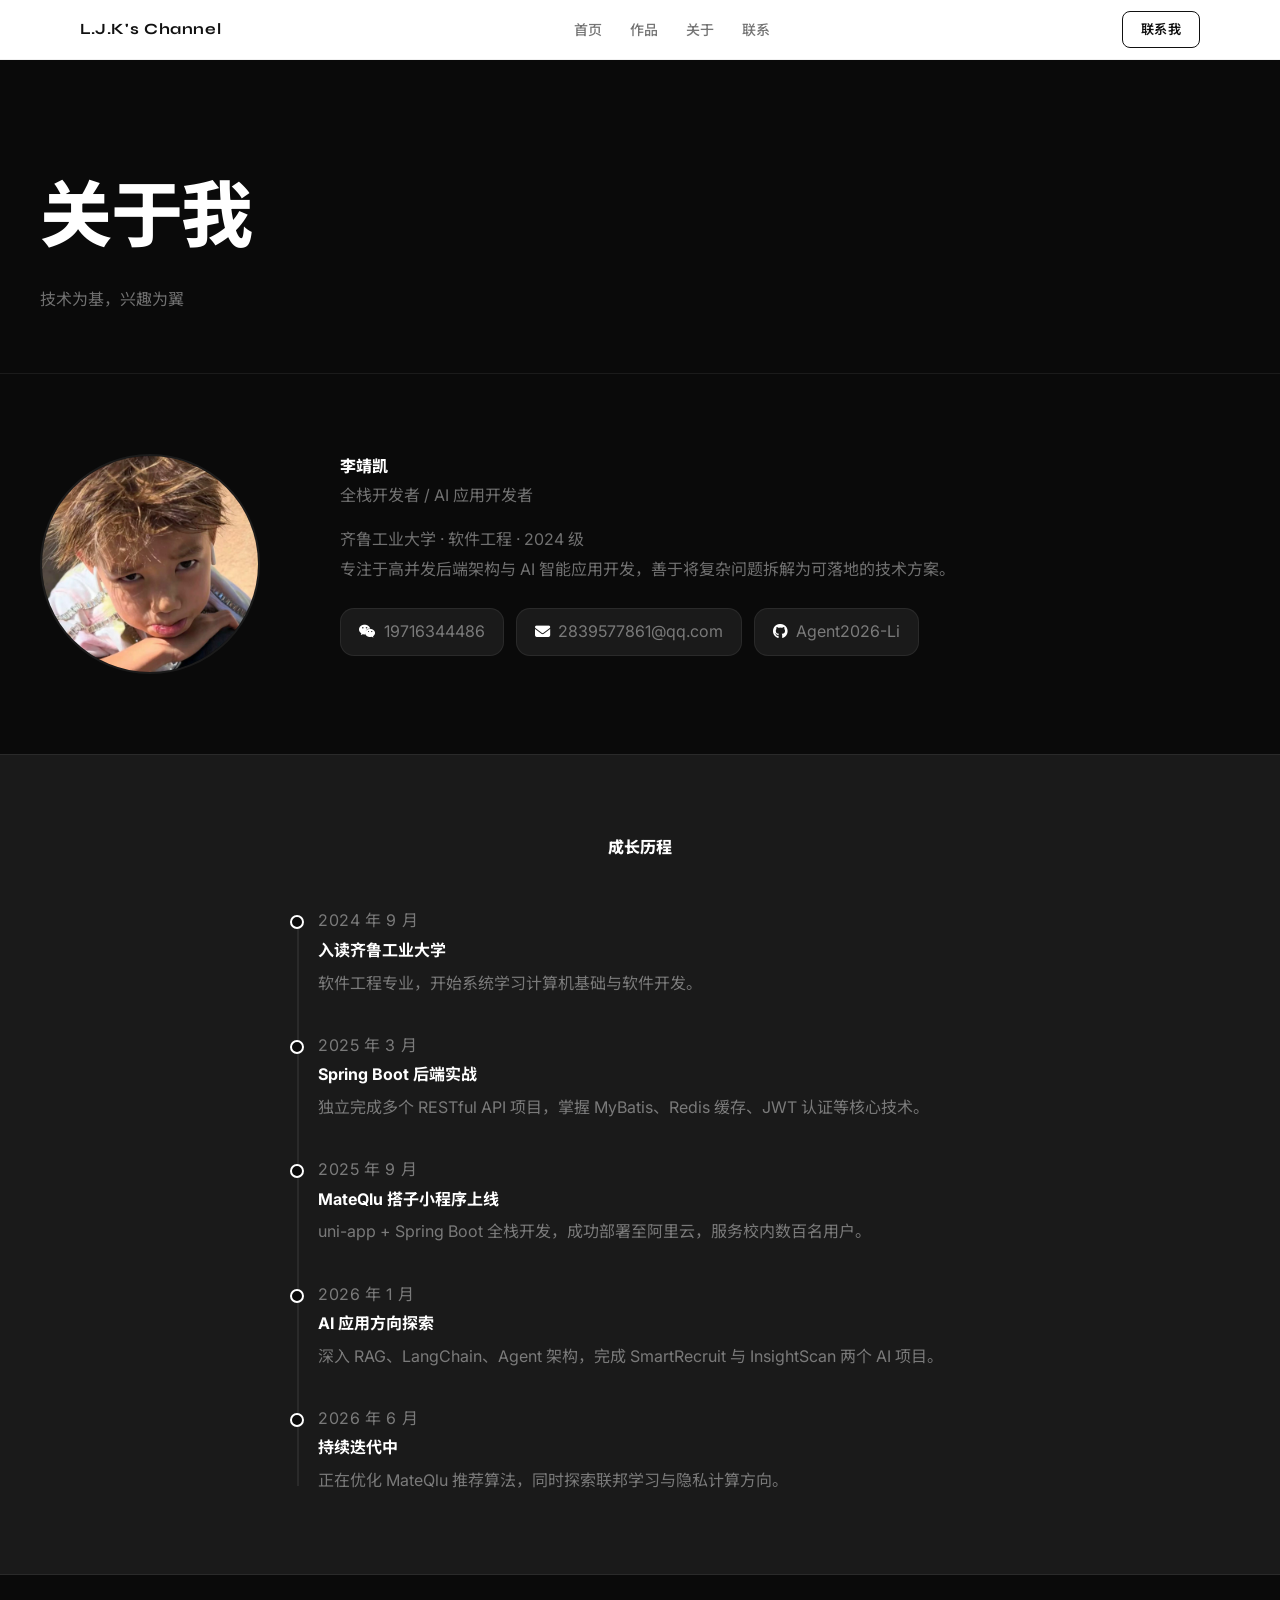
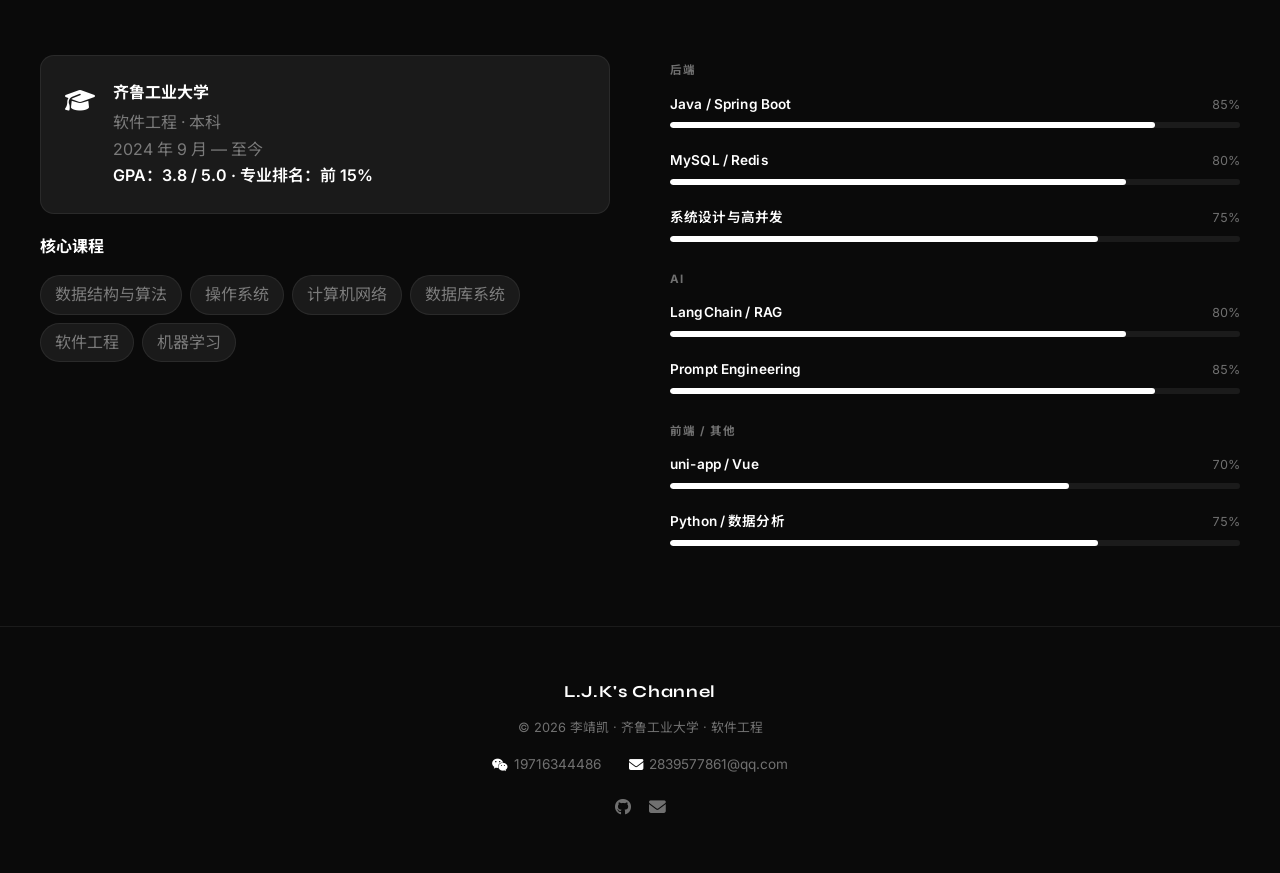
<file: about.html>
<!DOCTYPE html>
<html lang="zh-CN">
<head>
  <meta charset="UTF-8">
  <meta name="viewport" content="width=device-width, initial-scale=1.0">
  <title>关于我 · 李靖凯</title>

  <link rel="preconnect" href="https://fonts.googleapis.com">
  <link rel="preconnect" href="https://fonts.gstatic.com" crossorigin>
  <link href="https://fonts.googleapis.com/css2?family=Syne:wght@700;800&family=Inter:wght@300;400;500;600&family=Noto+Sans+SC:wght@400;500;700;900&display=swap" rel="stylesheet">
  <link rel="stylesheet" href="https://cdnjs.cloudflare.com/ajax/libs/font-awesome/6.5.0/css/all.min.css">

  <!-- Only CSS actually used by this page -->
  <link rel="stylesheet" href="css/base.css">
  <link rel="stylesheet" href="css/navbar.css">
  <link rel="stylesheet" href="css/about-page.css">
  <link rel="stylesheet" href="css/skills.css">
  <link rel="stylesheet" href="css/stats.css">
  <link rel="stylesheet" href="css/footer.css">
</head>
<body>

  <!-- ===== NAVBAR ===== -->
  <nav class="navbar" id="navbar" role="navigation" aria-label="主导航">
    <div class="navbar__inner">
      <a href="index.html#home" class="navbar__brand">L.J.K's Channel</a>
      <ul class="navbar__links" role="list">
        <li><a href="index.html#home">首页</a></li>
        <li><a href="index.html#portfolio">作品</a></li>
        <li><a href="about.html" class="active">关于</a></li>
        <li><a href="index.html#contact">联系</a></li>
      </ul>
      <div class="navbar__actions">
        <a href="mailto:2839577861@qq.com" class="btn-contact">联系我</a>
      </div>
    </div>
  </nav>

  <!-- ===== ABOUT HERO ===== -->
  <section class="about-page__hero">
    <div class="about-page__hero-inner">
      <h1 class="about-page__title" data-reveal>关于我</h1>
      <p class="about-page__subtitle" data-reveal>技术为基，兴趣为翼</p>
    </div>
  </section>

  <!-- ===== PROFILE ===== -->
  <section class="about-page__profile">
    <div class="about-page__container">
      <div class="about-page__profile-grid">
        <div class="about-page__avatar">
          <img src="img/tou_x.jpg" alt="李靖凯" class="about-page__avatar-img">
        </div>
        <div class="about-page__info">
          <h2>李靖凯</h2>
          <p class="about-page__role">全栈开发者 / AI 应用开发者</p>
          <p class="about-page__bio">
            齐鲁工业大学 · 软件工程 · 2024 级<br>
            专注于高并发后端架构与 AI 智能应用开发，善于将复杂问题拆解为可落地的技术方案。
          </p>
          <div class="about-page__contact-cards">
            <div class="about-page__contact-card">
              <i class="fa-brands fa-weixin"></i>
              <span>19716344486</span>
            </div>
            <div class="about-page__contact-card">
              <i class="fa-solid fa-envelope"></i>
              <span>2839577861@qq.com</span>
            </div>
            <div class="about-page__contact-card">
              <i class="fa-brands fa-github"></i>
              <a href="https://github.com/Agent2026-Li" target="_blank" rel="noopener">Agent2026-Li</a>
            </div>
          </div>
        </div>
      </div>
    </div>
  </section>

  <!-- ===== TIMELINE ===== -->
  <section class="about-page__timeline-section">
    <div class="about-page__container">
      <h2 class="about-page__section-title">成长历程</h2>
      <div class="about-page__timeline">
        <div class="about-page__timeline-item">
          <div class="about-page__timeline-dot"></div>
          <div class="about-page__timeline-content">
            <span class="about-page__timeline-date">2024 年 9 月</span>
            <h3>入读齐鲁工业大学</h3>
            <p>软件工程专业，开始系统学习计算机基础与软件开发。</p>
          </div>
        </div>
        <div class="about-page__timeline-item">
          <div class="about-page__timeline-dot"></div>
          <div class="about-page__timeline-content">
            <span class="about-page__timeline-date">2025 年 3 月</span>
            <h3>Spring Boot 后端实战</h3>
            <p>独立完成多个 RESTful API 项目，掌握 MyBatis、Redis 缓存、JWT 认证等核心技术。</p>
          </div>
        </div>
        <div class="about-page__timeline-item">
          <div class="about-page__timeline-dot"></div>
          <div class="about-page__timeline-content">
            <span class="about-page__timeline-date">2025 年 9 月</span>
            <h3>MateQlu 搭子小程序上线</h3>
            <p>uni-app + Spring Boot 全栈开发，成功部署至阿里云，服务校内数百名用户。</p>
          </div>
        </div>
        <div class="about-page__timeline-item">
          <div class="about-page__timeline-dot"></div>
          <div class="about-page__timeline-content">
            <span class="about-page__timeline-date">2026 年 1 月</span>
            <h3>AI 应用方向探索</h3>
            <p>深入 RAG、LangChain、Agent 架构，完成 SmartRecruit 与 InsightScan 两个 AI 项目。</p>
          </div>
        </div>
        <div class="about-page__timeline-item">
          <div class="about-page__timeline-dot"></div>
          <div class="about-page__timeline-content">
            <span class="about-page__timeline-date">2026 年 6 月</span>
            <h3>持续迭代中</h3>
            <p>正在优化 MateQlu 推荐算法，同时探索联邦学习与隐私计算方向。</p>
          </div>
        </div>
      </div>
    </div>
  </section>

  <!-- ===== EDUCATION & SKILLS ===== -->
  <section class="about-page__edu-skills">
    <div class="about-page__container about-page__edu-skills-grid">
      <!-- Education -->
      <div class="about-page__education">
        <h2 class="about-page__section-title">教育背景</h2>
        <div class="about-page__edu-card">
          <div class="about-page__edu-icon"><i class="fa-solid fa-graduation-cap"></i></div>
          <div>
            <h3>齐鲁工业大学</h3>
            <p>软件工程 · 本科</p>
            <p class="about-page__edu-date">2024 年 9 月 — 至今</p>
            <p class="about-page__edu-gpa">GPA：3.8 / 5.0 · 专业排名：前 15%</p>
          </div>
        </div>
        <div class="about-page__course-list">
          <h4>核心课程</h4>
          <span>数据结构与算法</span>
          <span>操作系统</span>
          <span>计算机网络</span>
          <span>数据库系统</span>
          <span>软件工程</span>
          <span>机器学习</span>
        </div>
      </div>
      <!-- Skills (animated bars) -->
      <div class="about-page__skills">
        <h2 class="about-page__section-title">技术能力</h2>
        <div class="about__skills">
          <span class="skill-bar__category">后端</span>
          <div class="skill-bar">
            <div class="skill-bar__header">
              <span class="skill-bar__name">Java / Spring Boot</span>
              <span class="skill-bar__pct">85%</span>
            </div>
            <div class="skill-bar__track">
              <div class="skill-bar__fill" data-pct="85"></div>
            </div>
          </div>
          <div class="skill-bar">
            <div class="skill-bar__header">
              <span class="skill-bar__name">MySQL / Redis</span>
              <span class="skill-bar__pct">80%</span>
            </div>
            <div class="skill-bar__track">
              <div class="skill-bar__fill" data-pct="80"></div>
            </div>
          </div>
          <div class="skill-bar">
            <div class="skill-bar__header">
              <span class="skill-bar__name">系统设计与高并发</span>
              <span class="skill-bar__pct">75%</span>
            </div>
            <div class="skill-bar__track">
              <div class="skill-bar__fill" data-pct="75"></div>
            </div>
          </div>

          <span class="skill-bar__category">AI</span>
          <div class="skill-bar">
            <div class="skill-bar__header">
              <span class="skill-bar__name">LangChain / RAG</span>
              <span class="skill-bar__pct">80%</span>
            </div>
            <div class="skill-bar__track">
              <div class="skill-bar__fill" data-pct="80"></div>
            </div>
          </div>
          <div class="skill-bar">
            <div class="skill-bar__header">
              <span class="skill-bar__name">Prompt Engineering</span>
              <span class="skill-bar__pct">85%</span>
            </div>
            <div class="skill-bar__track">
              <div class="skill-bar__fill" data-pct="85"></div>
            </div>
          </div>

          <span class="skill-bar__category">前端 / 其他</span>
          <div class="skill-bar">
            <div class="skill-bar__header">
              <span class="skill-bar__name">uni-app / Vue</span>
              <span class="skill-bar__pct">70%</span>
            </div>
            <div class="skill-bar__track">
              <div class="skill-bar__fill" data-pct="70"></div>
            </div>
          </div>
          <div class="skill-bar">
            <div class="skill-bar__header">
              <span class="skill-bar__name">Python / 数据分析</span>
              <span class="skill-bar__pct">75%</span>
            </div>
            <div class="skill-bar__track">
              <div class="skill-bar__fill" data-pct="75"></div>
            </div>
          </div>
        </div>
      </div>
    </div>
  </section>

  <!-- ===== FOOTER ===== -->
  <footer class="footer" id="contact">
    <div class="footer__inner">
      <p class="footer__brand">L.J.K's Channel</p>
      <p class="footer__copy">© 2026 李靖凯 · 齐鲁工业大学 · 软件工程</p>
      <div class="footer__contact">
        <span class="footer__contact-item"><i class="fa-brands fa-weixin"></i> 19716344486</span>
        <span class="footer__contact-item"><i class="fa-solid fa-envelope"></i> 2839577861@qq.com</span>
      </div>
      <nav class="footer__social" aria-label="社交链接">
        <a href="https://github.com/Agent2026-Li" target="_blank" rel="noopener"><i class="fa-brands fa-github"></i></a>
        <a href="mailto:2839577861@qq.com"><i class="fa-solid fa-envelope"></i></a>
      </nav>
    </div>
  </footer>

  <script src="js/stats.js"></script>
  <script>
    /* About page: reveal animations + skill bar init */
    (function(){
      var targets = document.querySelectorAll('[data-reveal]');
      if ('IntersectionObserver' in window) {
        var observer = new IntersectionObserver(function(entries) {
          entries.forEach(function(e) {
            if (e.isIntersecting) {
              e.target.classList.add('is-visible');
              observer.unobserve(e.target);
            }
          });
        }, { threshold: 0.15 });
        targets.forEach(function(t) { observer.observe(t); });
      } else {
        targets.forEach(function(t) { t.classList.add('is-visible'); });
      }

      var fills = document.querySelectorAll('.skill-bar__fill');
      if ('IntersectionObserver' in window) {
        var barObserver = new IntersectionObserver(function(entries) {
          entries.forEach(function(e) {
            if (e.isIntersecting) {
              e.target.style.width = e.target.getAttribute('data-pct') + '%';
              barObserver.unobserve(e.target);
            }
          });
        }, { threshold: 0.2 });
        fills.forEach(function(f) { barObserver.observe(f); });
      } else {
        fills.forEach(function(f) { f.style.width = f.getAttribute('data-pct') + '%'; });
      }
    })();
  </script>
</body>
</html>
</file>
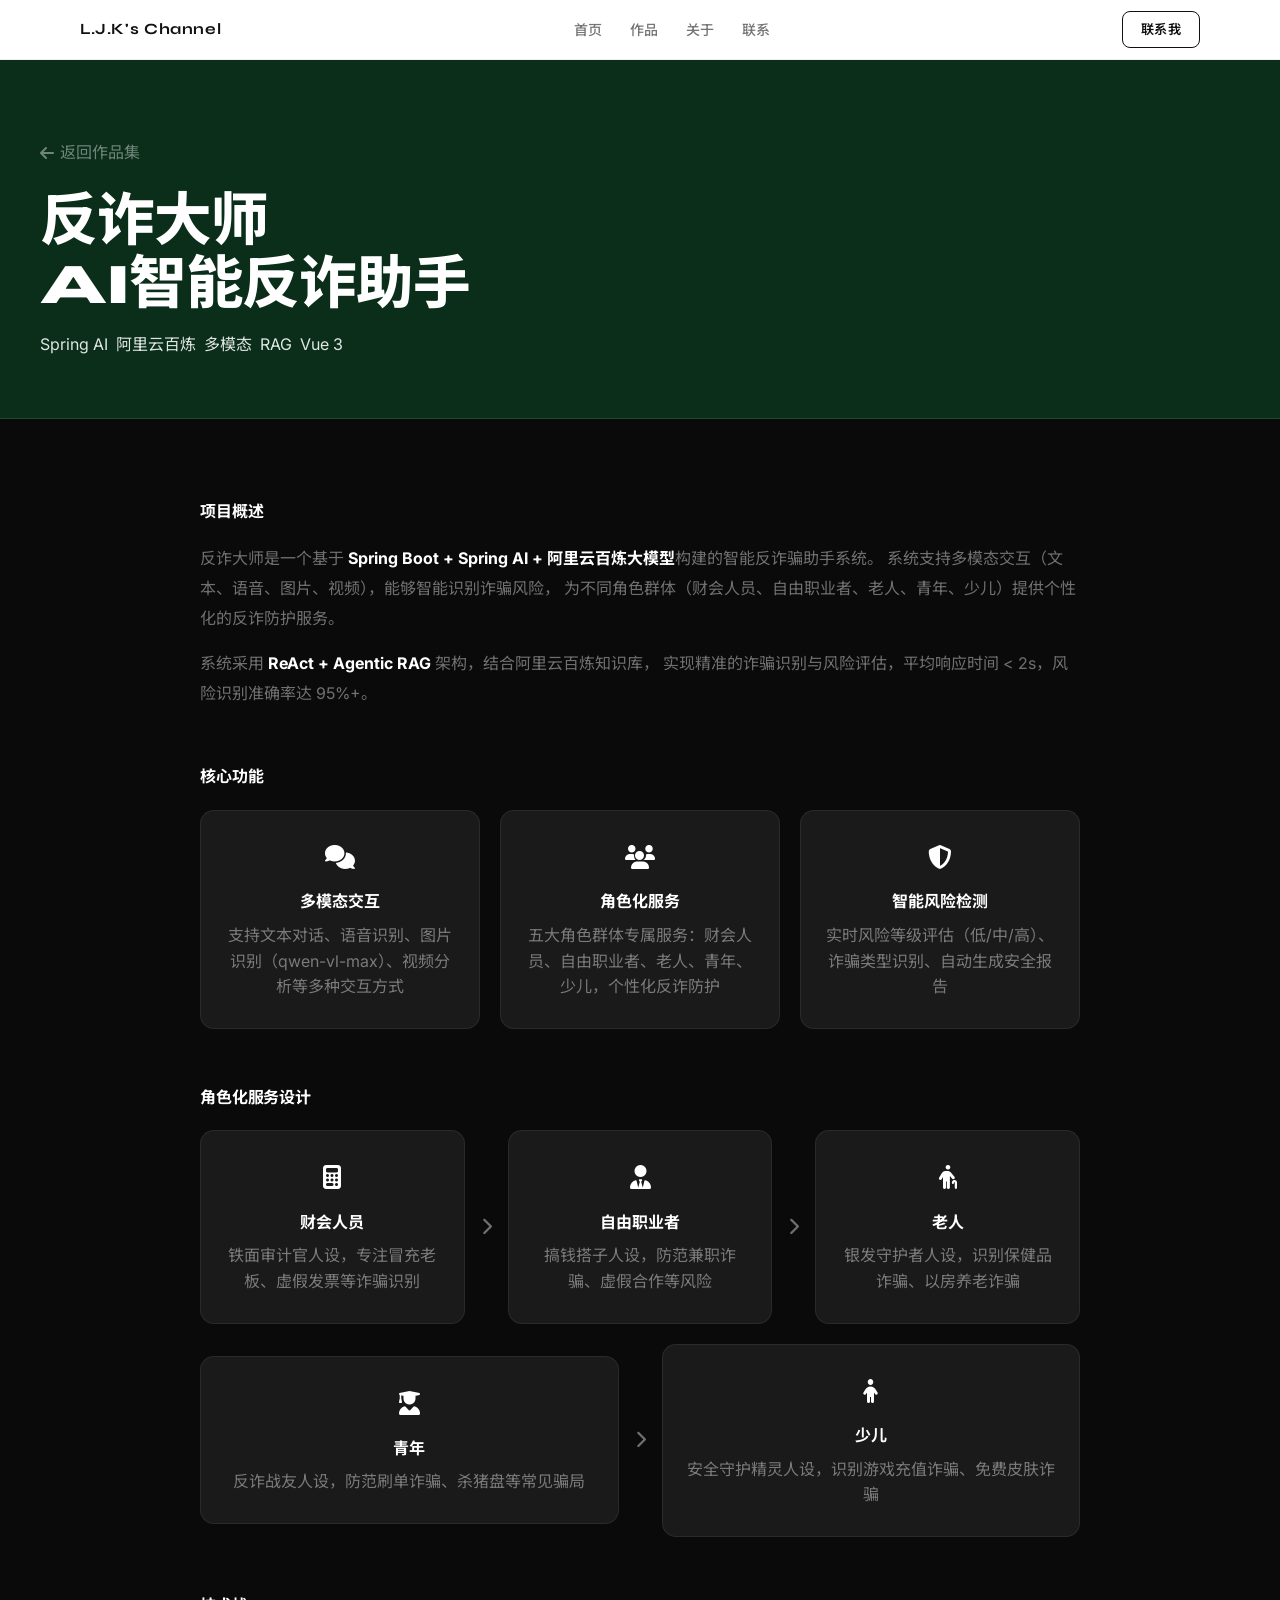
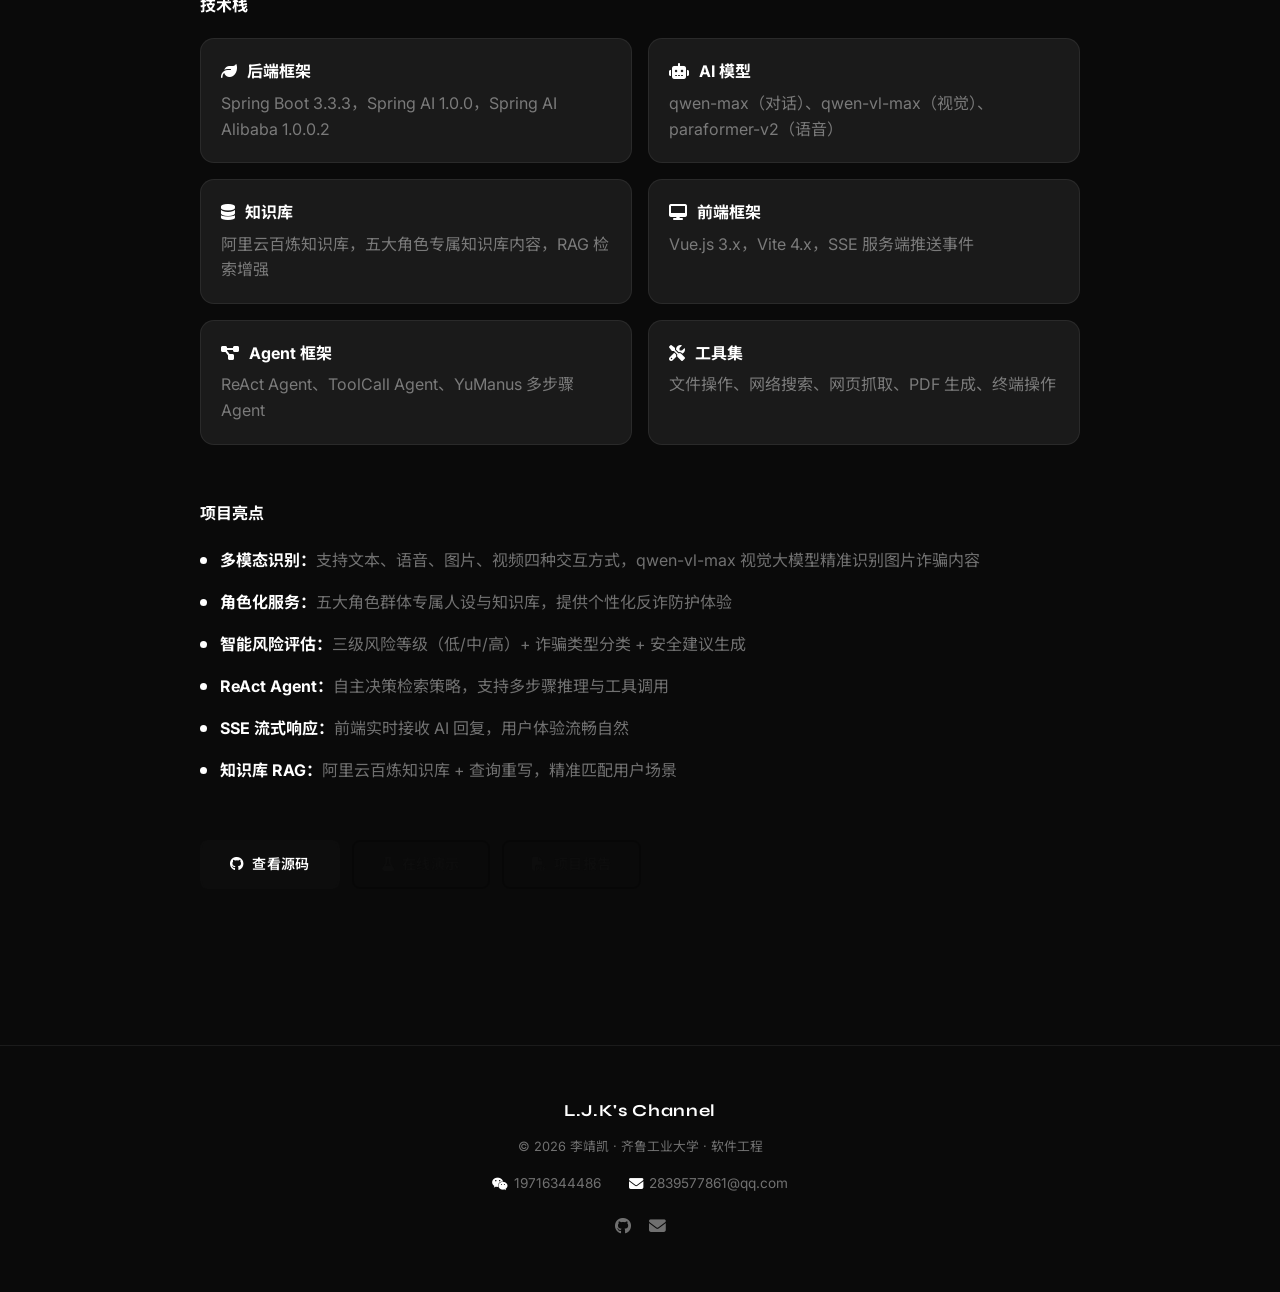
<file: projects/fanzhidas.html>
<!DOCTYPE html>
<html lang="zh-CN">
<head>
  <meta charset="UTF-8">
  <meta name="viewport" content="width=device-width, initial-scale=1.0">
  <title>反诈大师 AI智能反诈助手 · 项目详情</title>

  <link rel="preconnect" href="https://fonts.googleapis.com">
  <link rel="preconnect" href="https://fonts.gstatic.com" crossorigin>
  <link href="https://fonts.googleapis.com/css2?family=Syne:wght@700;800&family=Inter:wght@300;400;500;600&family=Noto+Sans+SC:wght@400;500;700;900&display=swap" rel="stylesheet">
  <link rel="stylesheet" href="https://cdnjs.cloudflare.com/ajax/libs/font-awesome/6.5.0/css/all.min.css">

  <link rel="stylesheet" href="../css/base.css">
  <link rel="stylesheet" href="../css/navbar.css">
  <link rel="stylesheet" href="../css/footer.css">
  <link rel="stylesheet" href="../css/project-detail.css">
</head>
<body>

  <nav class="navbar" id="navbar" role="navigation" aria-label="主导航">
    <div class="navbar__inner">
      <a href="../index.html#home" class="navbar__brand">L.J.K's Channel</a>
      <ul class="navbar__links" role="list">
        <li><a href="../index.html#home">首页</a></li>
        <li><a href="../index.html#portfolio">作品</a></li>
        <li><a href="../about.html">关于</a></li>
        <li><a href="../index.html#contact">联系</a></li>
      </ul>
      <div class="navbar__actions">
        <a href="mailto:2839577861@qq.com" class="btn-contact">联系我</a>
      </div>
    </div>
  </nav>

  <!-- ===== PROJECT HERO ===== -->
  <section class="project-detail__hero project-detail__hero--green">
    <div class="project-detail__hero-inner">
      <a href="../index.html#portfolio" class="project-detail__back">
        <i class="fa-solid fa-arrow-left"></i> 返回作品集
      </a>
      <h1 class="project-detail__title">反诈大师<br>AI智能反诈助手</h1>
      <div class="project-detail__tags">
        <span class="portfolio-card__tag">Spring AI</span>
        <span class="portfolio-card__tag">阿里云百炼</span>
        <span class="portfolio-card__tag">多模态</span>
        <span class="portfolio-card__tag">RAG</span>
        <span class="portfolio-card__tag">Vue 3</span>
      </div>
    </div>
  </section>

  <!-- ===== PROJECT BODY ===== -->
  <section class="project-detail__body">
    <div class="project-detail__container">

      <div class="project-detail__section">
        <h2 class="project-detail__heading">项目概述</h2>
        <p>
          反诈大师是一个基于 <strong>Spring Boot + Spring AI + 阿里云百炼大模型</strong>构建的智能反诈骗助手系统。
          系统支持多模态交互（文本、语音、图片、视频），能够智能识别诈骗风险，
          为不同角色群体（财会人员、自由职业者、老人、青年、少儿）提供个性化的反诈防护服务。
        </p>
        <p>
          系统采用 <strong>ReAct + Agentic RAG</strong> 架构，结合阿里云百炼知识库，
          实现精准的诈骗识别与风险评估，平均响应时间 &lt; 2s，风险识别准确率达 95%+。
        </p>
      </div>

      <div class="project-detail__section">
        <h2 class="project-detail__heading">核心功能</h2>
        <div class="project-detail__features">
          <div class="project-detail__feature-card">
            <div class="project-detail__feature-icon"><i class="fa-solid fa-comments"></i></div>
            <h3>多模态交互</h3>
            <p>支持文本对话、语音识别、图片识别（qwen-vl-max）、视频分析等多种交互方式</p>
          </div>
          <div class="project-detail__feature-card">
            <div class="project-detail__feature-icon"><i class="fa-solid fa-users"></i></div>
            <h3>角色化服务</h3>
            <p>五大角色群体专属服务：财会人员、自由职业者、老人、青年、少儿，个性化反诈防护</p>
          </div>
          <div class="project-detail__feature-card">
            <div class="project-detail__feature-icon"><i class="fa-solid fa-shield-halved"></i></div>
            <h3>智能风险检测</h3>
            <p>实时风险等级评估（低/中/高）、诈骗类型识别、自动生成安全报告</p>
          </div>
        </div>
      </div>

      <div class="project-detail__section">
        <h2 class="project-detail__heading">角色化服务设计</h2>
        <div class="project-detail__arch">
          <div class="project-detail__arch-step">
            <div class="project-detail__arch-icon"><i class="fa-solid fa-calculator"></i></div>
            <h3>财会人员</h3>
            <p>铁面审计官人设，专注冒充老板、虚假发票等诈骗识别</p>
          </div>
          <div class="project-detail__arch-arrow"><i class="fa-solid fa-chevron-right"></i></div>
          <div class="project-detail__arch-step">
            <div class="project-detail__arch-icon"><i class="fa-solid fa-user-tie"></i></div>
            <h3>自由职业者</h3>
            <p>搞钱搭子人设，防范兼职诈骗、虚假合作等风险</p>
          </div>
          <div class="project-detail__arch-arrow"><i class="fa-solid fa-chevron-right"></i></div>
          <div class="project-detail__arch-step">
            <div class="project-detail__arch-icon"><i class="fa-solid fa-person-cane"></i></div>
            <h3>老人</h3>
            <p>银发守护者人设，识别保健品诈骗、以房养老诈骗</p>
          </div>
        </div>
        <div class="project-detail__arch" style="margin-top: 20px;">
          <div class="project-detail__arch-step">
            <div class="project-detail__arch-icon"><i class="fa-solid fa-user-graduate"></i></div>
            <h3>青年</h3>
            <p>反诈战友人设，防范刷单诈骗、杀猪盘等常见骗局</p>
          </div>
          <div class="project-detail__arch-arrow"><i class="fa-solid fa-chevron-right"></i></div>
          <div class="project-detail__arch-step">
            <div class="project-detail__arch-icon"><i class="fa-solid fa-child"></i></div>
            <h3>少儿</h3>
            <p>安全守护精灵人设，识别游戏充值诈骗、免费皮肤诈骗</p>
          </div>
        </div>
      </div>

      <div class="project-detail__section">
        <h2 class="project-detail__heading">技术栈</h2>
        <div class="project-detail__tech-grid">
          <div class="project-detail__tech-item">
            <h4><i class="fa-solid fa-leaf"></i> 后端框架</h4>
            <p>Spring Boot 3.3.3，Spring AI 1.0.0，Spring AI Alibaba 1.0.0.2</p>
          </div>
          <div class="project-detail__tech-item">
            <h4><i class="fa-solid fa-robot"></i> AI 模型</h4>
            <p>qwen-max（对话）、qwen-vl-max（视觉）、paraformer-v2（语音）</p>
          </div>
          <div class="project-detail__tech-item">
            <h4><i class="fa-solid fa-database"></i> 知识库</h4>
            <p>阿里云百炼知识库，五大角色专属知识库内容，RAG 检索增强</p>
          </div>
          <div class="project-detail__tech-item">
            <h4><i class="fa-solid fa-desktop"></i> 前端框架</h4>
            <p>Vue.js 3.x，Vite 4.x，SSE 服务端推送事件</p>
          </div>
          <div class="project-detail__tech-item">
            <h4><i class="fa-solid fa-diagram-project"></i> Agent 框架</h4>
            <p>ReAct Agent、ToolCall Agent、YuManus 多步骤 Agent</p>
          </div>
          <div class="project-detail__tech-item">
            <h4><i class="fa-solid fa-tools"></i> 工具集</h4>
            <p>文件操作、网络搜索、网页抓取、PDF 生成、终端操作</p>
          </div>
        </div>
      </div>

      <div class="project-detail__section">
        <h2 class="project-detail__heading">项目亮点</h2>
        <ul class="project-detail__highlights">
          <li><strong>多模态识别：</strong>支持文本、语音、图片、视频四种交互方式，qwen-vl-max 视觉大模型精准识别图片诈骗内容</li>
          <li><strong>角色化服务：</strong>五大角色群体专属人设与知识库，提供个性化反诈防护体验</li>
          <li><strong>智能风险评估：</strong>三级风险等级（低/中/高）+ 诈骗类型分类 + 安全建议生成</li>
          <li><strong>ReAct Agent：</strong>自主决策检索策略，支持多步骤推理与工具调用</li>
          <li><strong>SSE 流式响应：</strong>前端实时接收 AI 回复，用户体验流畅自然</li>
          <li><strong>知识库 RAG：</strong>阿里云百炼知识库 + 查询重写，精准匹配用户场景</li>
        </ul>
      </div>

      <div class="project-detail__section project-detail__links-section">
        <a href="https://github.com/Agent2026-Li" class="btn btn--dark" target="_blank" rel="noopener"><i class="fa-brands fa-github"></i> 查看源码</a>
        <a href="#" class="btn btn--outline-dark"><i class="fa-solid fa-flask"></i> 在线演示</a>
        <a href="#" class="btn btn--outline-dark"><i class="fa-solid fa-file-pdf"></i> 项目报告</a>
      </div>

    </div>
  </section>

  <footer class="footer" id="contact">
    <div class="footer__inner">
      <p class="footer__brand">L.J.K's Channel</p>
      <p class="footer__copy">© 2026 李靖凯 · 齐鲁工业大学 · 软件工程</p>
      <div class="footer__contact">
        <span class="footer__contact-item"><i class="fa-brands fa-weixin"></i> 19716344486</span>
        <span class="footer__contact-item"><i class="fa-solid fa-envelope"></i> 2839577861@qq.com</span>
      </div>
      <nav class="footer__social" aria-label="社交链接">
        <a href="https://github.com/Agent2026-Li" target="_blank" rel="noopener"><i class="fa-brands fa-github"></i></a>
        <a href="mailto:2839577861@qq.com"><i class="fa-solid fa-envelope"></i></a>
      </nav>
    </div>
  </footer>

</body>
</html>
</file>
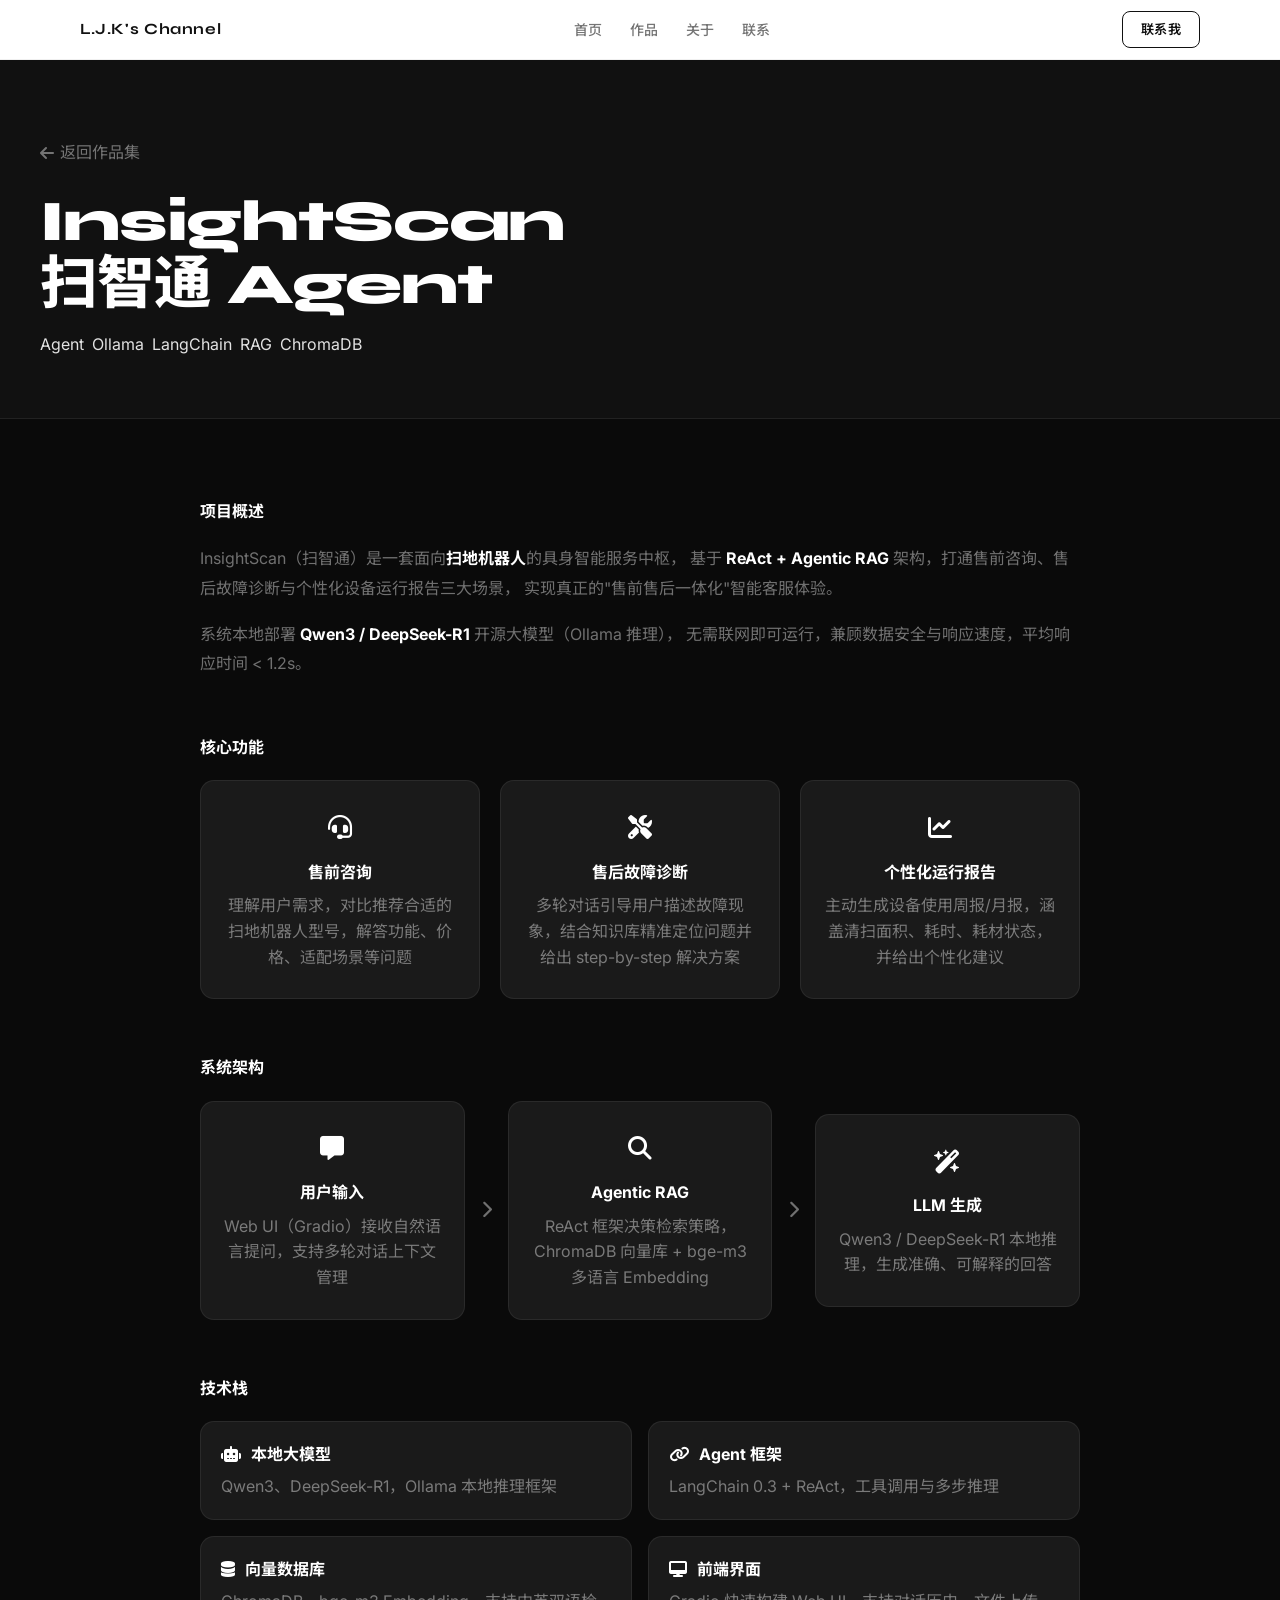
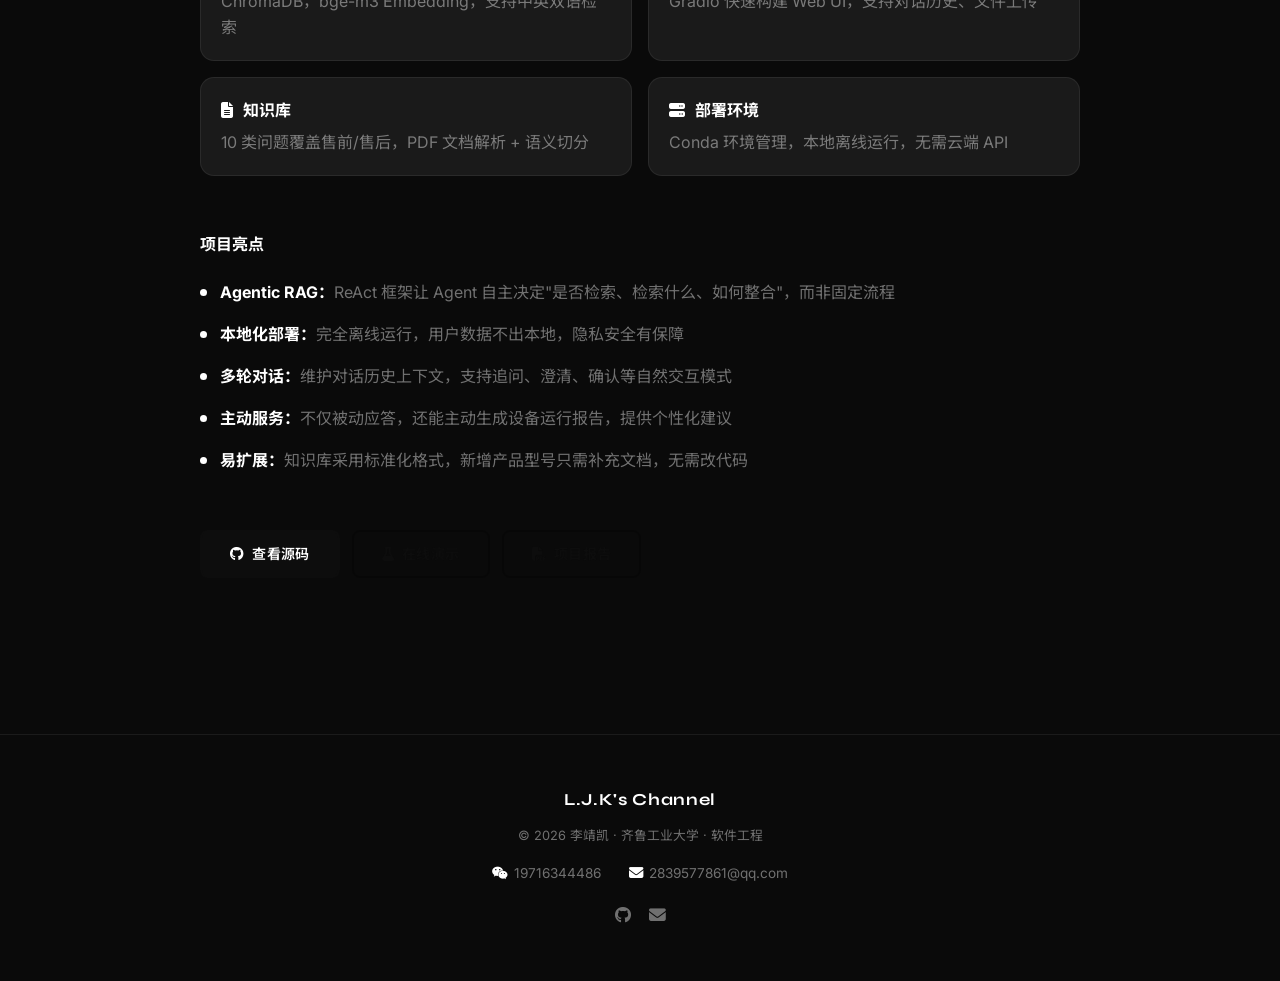
<file: projects/insightscan.html>
<!DOCTYPE html>
<html lang="zh-CN">
<head>
  <meta charset="UTF-8">
  <meta name="viewport" content="width=device-width, initial-scale=1.0">
  <title>InsightScan 扫智通 · 项目详情</title>

  <link rel="preconnect" href="https://fonts.googleapis.com">
  <link rel="preconnect" href="https://fonts.gstatic.com" crossorigin>
  <link href="https://fonts.googleapis.com/css2?family=Syne:wght@700;800&family=Inter:wght@300;400;500;600&family=Noto+Sans+SC:wght@400;500;700;900&display=swap" rel="stylesheet">
  <link rel="stylesheet" href="https://cdnjs.cloudflare.com/ajax/libs/font-awesome/6.5.0/css/all.min.css">

  <!-- Only CSS actually used by this page -->
  <link rel="stylesheet" href="../css/base.css">
  <link rel="stylesheet" href="../css/navbar.css">
  <link rel="stylesheet" href="../css/footer.css">
  <link rel="stylesheet" href="../css/project-detail.css">
</head>
<body>

  <nav class="navbar" id="navbar" role="navigation" aria-label="主导航">
    <div class="navbar__inner">
      <a href="../index.html#home" class="navbar__brand">L.J.K's Channel</a>
      <ul class="navbar__links" role="list">
        <li><a href="../index.html#home">首页</a></li>
        <li><a href="../index.html#portfolio">作品</a></li>
        <li><a href="../about.html">关于</a></li>
        <li><a href="../index.html#contact">联系</a></li>
      </ul>
      <div class="navbar__actions">
        <a href="mailto:2839577861@qq.com" class="btn-contact">联系我</a>
      </div>
    </div>
  </nav>

  <!-- ===== PROJECT HERO ===== -->
  <section class="project-detail__hero project-detail__hero--dark">
    <div class="project-detail__hero-inner">
      <a href="../index.html#portfolio" class="project-detail__back">
        <i class="fa-solid fa-arrow-left"></i> 返回作品集
      </a>
      <h1 class="project-detail__title">InsightScan<br>扫智通 Agent</h1>
      <div class="project-detail__tags">
        <span class="portfolio-card__tag">Agent</span>
        <span class="portfolio-card__tag">Ollama</span>
        <span class="portfolio-card__tag">LangChain</span>
        <span class="portfolio-card__tag">RAG</span>
        <span class="portfolio-card__tag">ChromaDB</span>
      </div>
    </div>
  </section>

  <!-- ===== PROJECT BODY ===== -->
  <section class="project-detail__body">
    <div class="project-detail__container">

      <div class="project-detail__section">
        <h2 class="project-detail__heading">项目概述</h2>
        <p>
          InsightScan（扫智通）是一套面向<strong>扫地机器人</strong>的具身智能服务中枢，
          基于 <strong>ReAct + Agentic RAG</strong> 架构，打通售前咨询、售后故障诊断与个性化设备运行报告三大场景，
          实现真正的"售前售后一体化"智能客服体验。
        </p>
        <p>
          系统本地部署 <strong>Qwen3 / DeepSeek-R1</strong> 开源大模型（Ollama 推理），
          无需联网即可运行，兼顾数据安全与响应速度，平均响应时间 &lt; 1.2s。
        </p>
      </div>

      <div class="project-detail__section">
        <h2 class="project-detail__heading">核心功能</h2>
        <div class="project-detail__features">
          <div class="project-detail__feature-card">
            <div class="project-detail__feature-icon"><i class="fa-solid fa-headset"></i></div>
            <h3>售前咨询</h3>
            <p>理解用户需求，对比推荐合适的扫地机器人型号，解答功能、价格、适配场景等问题</p>
          </div>
          <div class="project-detail__feature-card">
            <div class="project-detail__feature-icon"><i class="fa-solid fa-screwdriver-wrench"></i></div>
            <h3>售后故障诊断</h3>
            <p>多轮对话引导用户描述故障现象，结合知识库精准定位问题并给出 step-by-step 解决方案</p>
          </div>
          <div class="project-detail__feature-card">
            <div class="project-detail__feature-icon"><i class="fa-solid fa-chart-line"></i></div>
            <h3>个性化运行报告</h3>
            <p>主动生成设备使用周报/月报，涵盖清扫面积、耗时、耗材状态，并给出个性化建议</p>
          </div>
        </div>
      </div>

      <div class="project-detail__section">
        <h2 class="project-detail__heading">系统架构</h2>
        <div class="project-detail__arch">
          <div class="project-detail__arch-step">
            <div class="project-detail__arch-icon"><i class="fa-solid fa-message"></i></div>
            <h3>用户输入</h3>
            <p>Web UI（Gradio）接收自然语言提问，支持多轮对话上下文管理</p>
          </div>
          <div class="project-detail__arch-arrow"><i class="fa-solid fa-chevron-right"></i></div>
          <div class="project-detail__arch-step">
            <div class="project-detail__arch-icon"><i class="fa-solid fa-magnifying-glass"></i></div>
            <h3>Agentic RAG</h3>
            <p>ReAct 框架决策检索策略，ChromaDB 向量库 + bge-m3 多语言 Embedding</p>
          </div>
          <div class="project-detail__arch-arrow"><i class="fa-solid fa-chevron-right"></i></div>
          <div class="project-detail__arch-step">
            <div class="project-detail__arch-icon"><i class="fa-solid fa-wand-magic-sparkles"></i></div>
            <h3>LLM 生成</h3>
            <p>Qwen3 / DeepSeek-R1 本地推理，生成准确、可解释的回答</p>
          </div>
        </div>
      </div>

      <div class="project-detail__section">
        <h2 class="project-detail__heading">技术栈</h2>
        <div class="project-detail__tech-grid">
          <div class="project-detail__tech-item">
            <h4><i class="fa-solid fa-robot"></i> 本地大模型</h4>
            <p>Qwen3、DeepSeek-R1，Ollama 本地推理框架</p>
          </div>
          <div class="project-detail__tech-item">
            <h4><i class="fa-solid fa-link"></i> Agent 框架</h4>
            <p>LangChain 0.3 + ReAct，工具调用与多步推理</p>
          </div>
          <div class="project-detail__tech-item">
            <h4><i class="fa-solid fa-database"></i> 向量数据库</h4>
            <p>ChromaDB，bge-m3 Embedding，支持中英双语检索</p>
          </div>
          <div class="project-detail__tech-item">
            <h4><i class="fa-solid fa-desktop"></i> 前端界面</h4>
            <p>Gradio 快速构建 Web UI，支持对话历史、文件上传</p>
          </div>
          <div class="project-detail__tech-item">
            <h4><i class="fa-solid fa-file-lines"></i> 知识库</h4>
            <p>10 类问题覆盖售前/售后，PDF 文档解析 + 语义切分</p>
          </div>
          <div class="project-detail__tech-item">
            <h4><i class="fa-solid fa-server"></i> 部署环境</h4>
            <p>Conda 环境管理，本地离线运行，无需云端 API</p>
          </div>
        </div>
      </div>

      <div class="project-detail__section">
        <h2 class="project-detail__heading">项目亮点</h2>
        <ul class="project-detail__highlights">
          <li><strong>Agentic RAG：</strong>ReAct 框架让 Agent 自主决定"是否检索、检索什么、如何整合"，而非固定流程</li>
          <li><strong>本地化部署：</strong>完全离线运行，用户数据不出本地，隐私安全有保障</li>
          <li><strong>多轮对话：</strong>维护对话历史上下文，支持追问、澄清、确认等自然交互模式</li>
          <li><strong>主动服务：</strong>不仅被动应答，还能主动生成设备运行报告，提供个性化建议</li>
          <li><strong>易扩展：</strong>知识库采用标准化格式，新增产品型号只需补充文档，无需改代码</li>
        </ul>
      </div>

      <div class="project-detail__section project-detail__links-section">
        <a href="https://github.com/Agent2026-Li" class="btn btn--dark" target="_blank" rel="noopener"><i class="fa-brands fa-github"></i> 查看源码</a>
        <a href="#" class="btn btn--outline-dark"><i class="fa-solid fa-flask"></i> 在线演示</a>
        <a href="#" class="btn btn--outline-dark"><i class="fa-solid fa-file-pdf"></i> 项目报告</a>
      </div>

    </div>
  </section>

  <!-- ===== FOOTER ===== -->
  <footer class="footer" id="contact">
    <div class="footer__inner">
      <p class="footer__brand">L.J.K's Channel</p>
      <p class="footer__copy">© 2026 李靖凯 · 齐鲁工业大学 · 软件工程</p>
      <div class="footer__contact">
        <span class="footer__contact-item"><i class="fa-brands fa-weixin"></i> 19716344486</span>
        <span class="footer__contact-item"><i class="fa-solid fa-envelope"></i> 2839577861@qq.com</span>
      </div>
      <nav class="footer__social" aria-label="社交链接">
        <a href="https://github.com/Agent2026-Li" target="_blank" rel="noopener"><i class="fa-brands fa-github"></i></a>
        <a href="mailto:2839577861@qq.com"><i class="fa-solid fa-envelope"></i></a>
      </nav>
    </div>
  </footer>

</body>
</html>
</file>
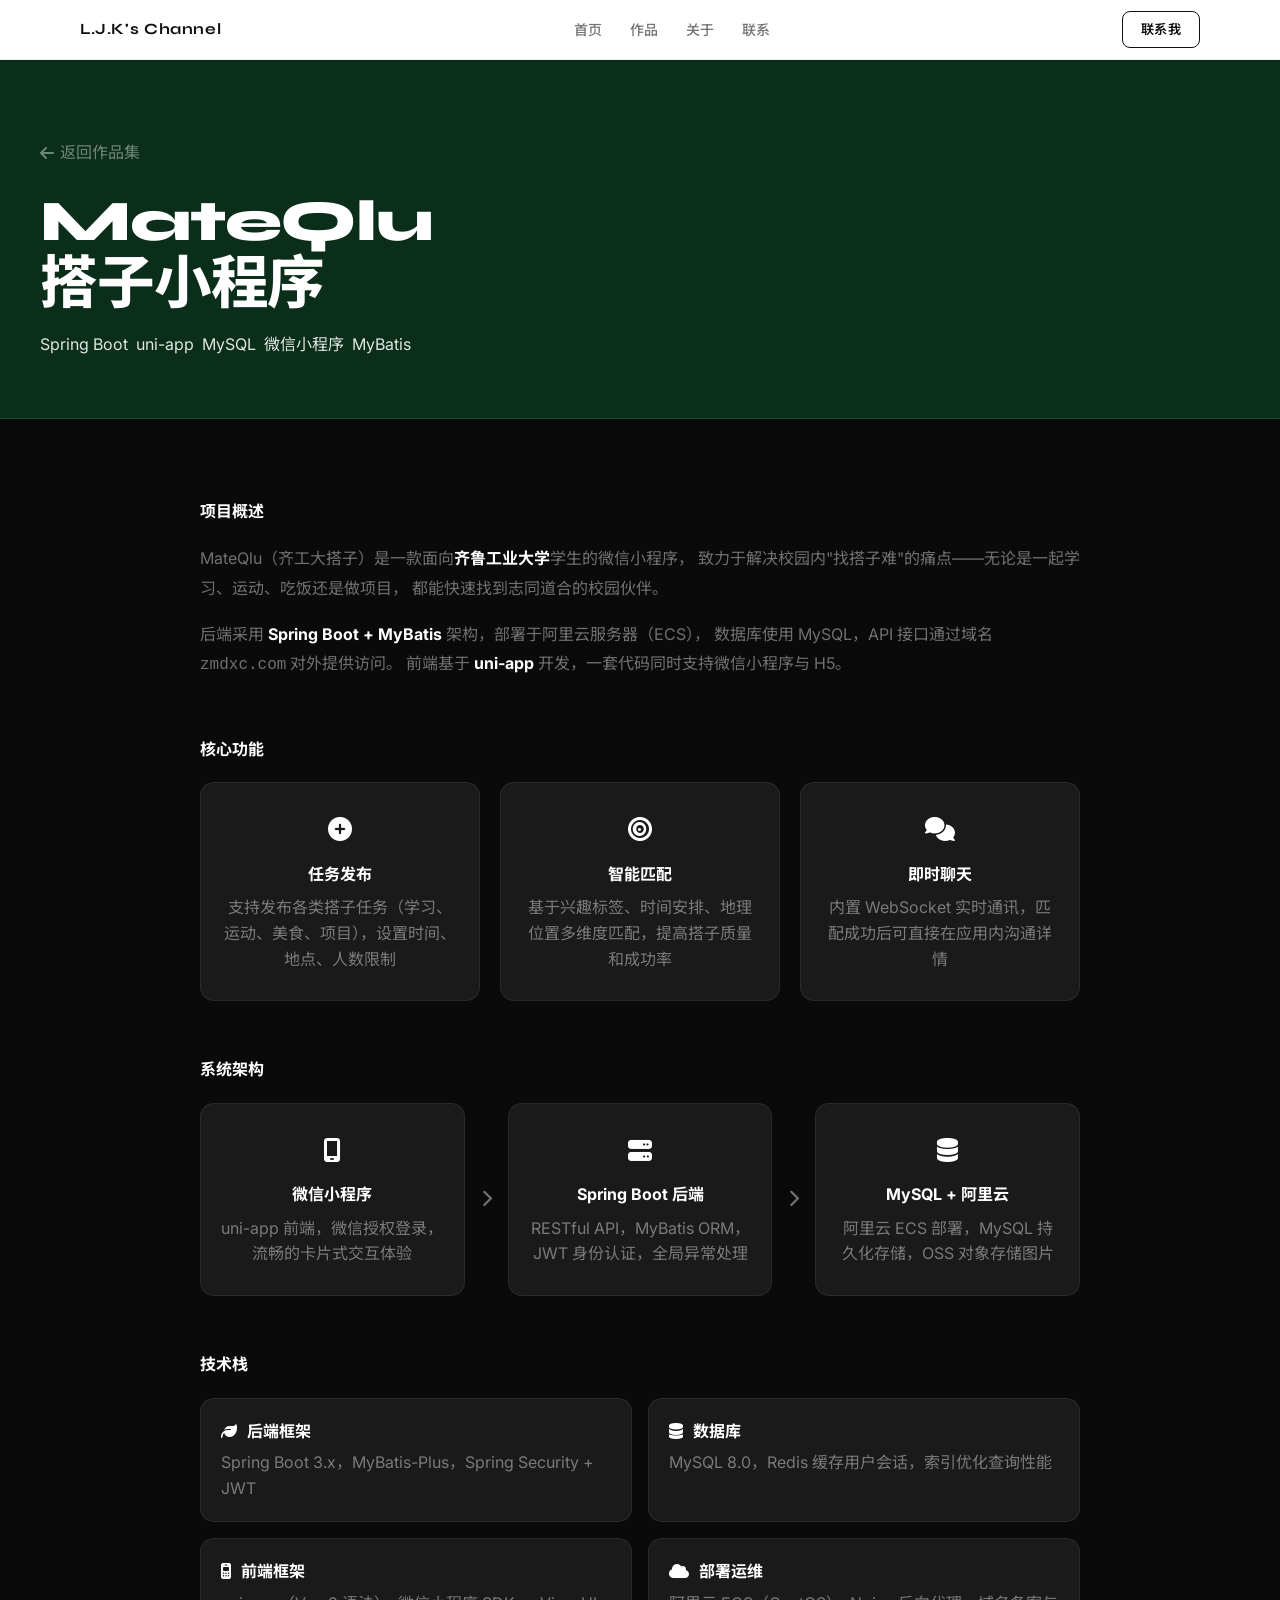
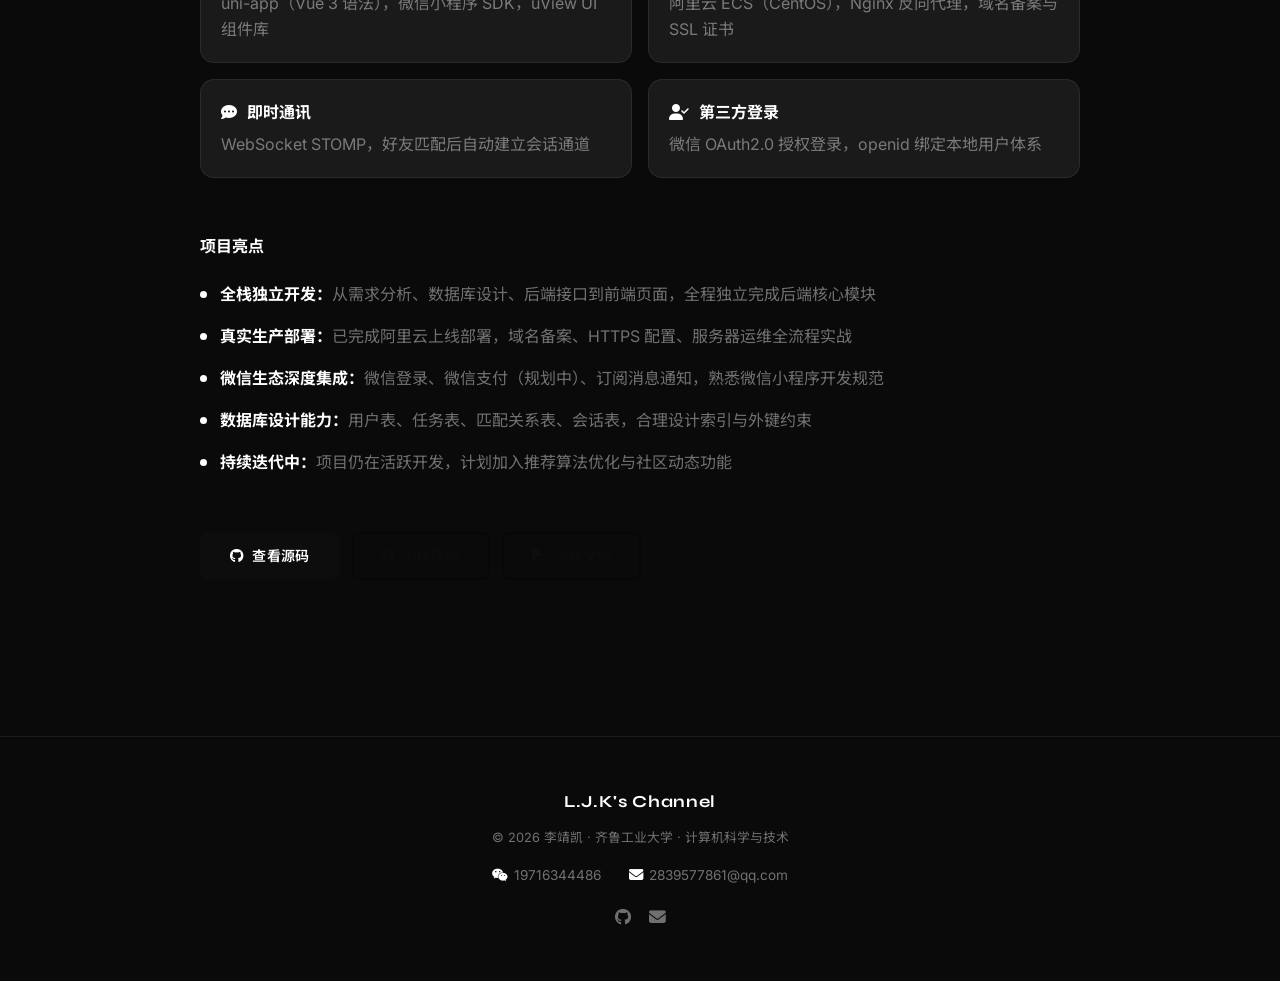
<file: projects/mateqlu.html>
<!DOCTYPE html>
<html lang="zh-CN">
<head>
  <meta charset="UTF-8">
  <meta name="viewport" content="width=device-width, initial-scale=1.0">
  <title>MateQlu 搭子小程序 · 项目详情</title>

  <link rel="preconnect" href="https://fonts.googleapis.com">
  <link rel="preconnect" href="https://fonts.gstatic.com" crossorigin>
  <link href="https://fonts.googleapis.com/css2?family=Syne:wght@700;800&family=Inter:wght@300;400;500;600&family=Noto+Sans+SC:wght@400;500;700;900&display=swap" rel="stylesheet">
  <link rel="stylesheet" href="https://cdnjs.cloudflare.com/ajax/libs/font-awesome/6.5.0/css/all.min.css">

  <!-- Only CSS actually used by this page -->
  <link rel="stylesheet" href="../css/base.css">
  <link rel="stylesheet" href="../css/navbar.css">
  <link rel="stylesheet" href="../css/footer.css">
  <link rel="stylesheet" href="../css/project-detail.css">
</head>
<body>

  <nav class="navbar" id="navbar" role="navigation" aria-label="主导航">
    <div class="navbar__inner">
      <a href="../index.html#home" class="navbar__brand">L.J.K's Channel</a>
      <ul class="navbar__links" role="list">
        <li><a href="../index.html#home">首页</a></li>
        <li><a href="../index.html#portfolio">作品</a></li>
        <li><a href="../about.html">关于</a></li>
        <li><a href="../index.html#contact">联系</a></li>
      </ul>
      <div class="navbar__actions">
        <a href="mailto:2839577861@qq.com" class="btn-contact">联系我</a>
      </div>
    </div>
  </nav>

  <!-- ===== PROJECT HERO ===== -->
  <section class="project-detail__hero project-detail__hero--green">
    <div class="project-detail__hero-inner">
      <a href="../index.html#portfolio" class="project-detail__back">
        <i class="fa-solid fa-arrow-left"></i> 返回作品集
      </a>
      <h1 class="project-detail__title">MateQlu<br>搭子小程序</h1>
      <div class="project-detail__tags">
        <span class="portfolio-card__tag">Spring Boot</span>
        <span class="portfolio-card__tag">uni-app</span>
        <span class="portfolio-card__tag">MySQL</span>
        <span class="portfolio-card__tag">微信小程序</span>
        <span class="portfolio-card__tag">MyBatis</span>
      </div>
    </div>
  </section>

  <!-- ===== PROJECT BODY ===== -->
  <section class="project-detail__body">
    <div class="project-detail__container">

      <div class="project-detail__section">
        <h2 class="project-detail__heading">项目概述</h2>
        <p>
          MateQlu（齐工大搭子）是一款面向<strong>齐鲁工业大学</strong>学生的微信小程序，
          致力于解决校园内"找搭子难"的痛点——无论是一起学习、运动、吃饭还是做项目，
          都能快速找到志同道合的校园伙伴。
        </p>
        <p>
          后端采用 <strong>Spring Boot + MyBatis</strong> 架构，部署于阿里云服务器（ECS），
          数据库使用 MySQL，API 接口通过域名 <code>zmdxc.com</code> 对外提供访问。
          前端基于 <strong>uni-app</strong> 开发，一套代码同时支持微信小程序与 H5。
        </p>
      </div>

      <div class="project-detail__section">
        <h2 class="project-detail__heading">核心功能</h2>
        <div class="project-detail__features">
          <div class="project-detail__feature-card">
            <div class="project-detail__feature-icon"><i class="fa-solid fa-plus-circle"></i></div>
            <h3>任务发布</h3>
            <p>支持发布各类搭子任务（学习、运动、美食、项目），设置时间、地点、人数限制</p>
          </div>
          <div class="project-detail__feature-card">
            <div class="project-detail__feature-icon"><i class="fa-solid fa-bullseye"></i></div>
            <h3>智能匹配</h3>
            <p>基于兴趣标签、时间安排、地理位置多维度匹配，提高搭子质量和成功率</p>
          </div>
          <div class="project-detail__feature-card">
            <div class="project-detail__feature-icon"><i class="fa-solid fa-comments"></i></div>
            <h3>即时聊天</h3>
            <p>内置 WebSocket 实时通讯，匹配成功后可直接在应用内沟通详情</p>
          </div>
        </div>
      </div>

      <div class="project-detail__section">
        <h2 class="project-detail__heading">系统架构</h2>
        <div class="project-detail__arch">
          <div class="project-detail__arch-step">
            <div class="project-detail__arch-icon"><i class="fa-solid fa-mobile-screen"></i></div>
            <h3>微信小程序</h3>
            <p>uni-app 前端，微信授权登录，流畅的卡片式交互体验</p>
          </div>
          <div class="project-detail__arch-arrow"><i class="fa-solid fa-chevron-right"></i></div>
          <div class="project-detail__arch-step">
            <div class="project-detail__arch-icon"><i class="fa-solid fa-server"></i></div>
            <h3>Spring Boot 后端</h3>
            <p>RESTful API，MyBatis ORM，JWT 身份认证，全局异常处理</p>
          </div>
          <div class="project-detail__arch-arrow"><i class="fa-solid fa-chevron-right"></i></div>
          <div class="project-detail__arch-step">
            <div class="project-detail__arch-icon"><i class="fa-solid fa-database"></i></div>
            <h3>MySQL + 阿里云</h3>
            <p>阿里云 ECS 部署，MySQL 持久化存储，OSS 对象存储图片</p>
          </div>
        </div>
      </div>

      <div class="project-detail__section">
        <h2 class="project-detail__heading">技术栈</h2>
        <div class="project-detail__tech-grid">
          <div class="project-detail__tech-item">
            <h4><i class="fa-solid fa-leaf"></i> 后端框架</h4>
            <p>Spring Boot 3.x，MyBatis-Plus，Spring Security + JWT</p>
          </div>
          <div class="project-detail__tech-item">
            <h4><i class="fa-solid fa-database"></i> 数据库</h4>
            <p>MySQL 8.0，Redis 缓存用户会话，索引优化查询性能</p>
          </div>
          <div class="project-detail__tech-item">
            <h4><i class="fa-solid fa-mobile-retro"></i> 前端框架</h4>
            <p>uni-app（Vue 3 语法），微信小程序 SDK，uView UI 组件库</p>
          </div>
          <div class="project-detail__tech-item">
            <h4><i class="fa-solid fa-cloud"></i> 部署运维</h4>
            <p>阿里云 ECS（CentOS），Nginx 反向代理，域名备案与 SSL 证书</p>
          </div>
          <div class="project-detail__tech-item">
            <h4><i class="fa-solid fa-comment-dots"></i> 即时通讯</h4>
            <p>WebSocket STOMP，好友匹配后自动建立会话通道</p>
          </div>
          <div class="project-detail__tech-item">
            <h4><i class="fa-solid fa-user-check"></i> 第三方登录</h4>
            <p>微信 OAuth2.0 授权登录，openid 绑定本地用户体系</p>
          </div>
        </div>
      </div>

      <div class="project-detail__section">
        <h2 class="project-detail__heading">项目亮点</h2>
        <ul class="project-detail__highlights">
          <li><strong>全栈独立开发：</strong>从需求分析、数据库设计、后端接口到前端页面，全程独立完成后端核心模块</li>
          <li><strong>真实生产部署：</strong>已完成阿里云上线部署，域名备案、HTTPS 配置、服务器运维全流程实战</li>
          <li><strong>微信生态深度集成：</strong>微信登录、微信支付（规划中）、订阅消息通知，熟悉微信小程序开发规范</li>
          <li><strong>数据库设计能力：</strong>用户表、任务表、匹配关系表、会话表，合理设计索引与外键约束</li>
          <li><strong>持续迭代中：</strong>项目仍在活跃开发，计划加入推荐算法优化与社区动态功能</li>
        </ul>
      </div>

      <div class="project-detail__section project-detail__links-section">
        <a href="#" class="btn btn--dark"><i class="fa-brands fa-github"></i> 查看源码</a>
        <a href="#" class="btn btn--outline-dark"><i class="fa-solid fa-qrcode"></i> 小程序码</a>
        <a href="#" class="btn btn--outline-dark"><i class="fa-solid fa-file-pdf"></i> 设计文档</a>
      </div>

    </div>
  </section>

  <footer class="footer" id="contact">
    <div class="footer__inner">
      <p class="footer__brand">L.J.K's Channel</p>
      <p class="footer__copy">© 2026 李靖凯 · 齐鲁工业大学 · 计算机科学与技术</p>
      <div class="footer__contact">
        <span class="footer__contact-item"><i class="fa-brands fa-weixin"></i> 19716344486</span>
        <span class="footer__contact-item"><i class="fa-solid fa-envelope"></i> 2839577861@qq.com</span>
      </div>
      <nav class="footer__social" aria-label="社交链接">
        <a href="https://github.com/" target="_blank" rel="noopener"><i class="fa-brands fa-github"></i></a>
        <a href="mailto:2839577861@qq.com"><i class="fa-solid fa-envelope"></i></a>
      </nav>
    </div>
  </footer>

</body>
</html>
</file>
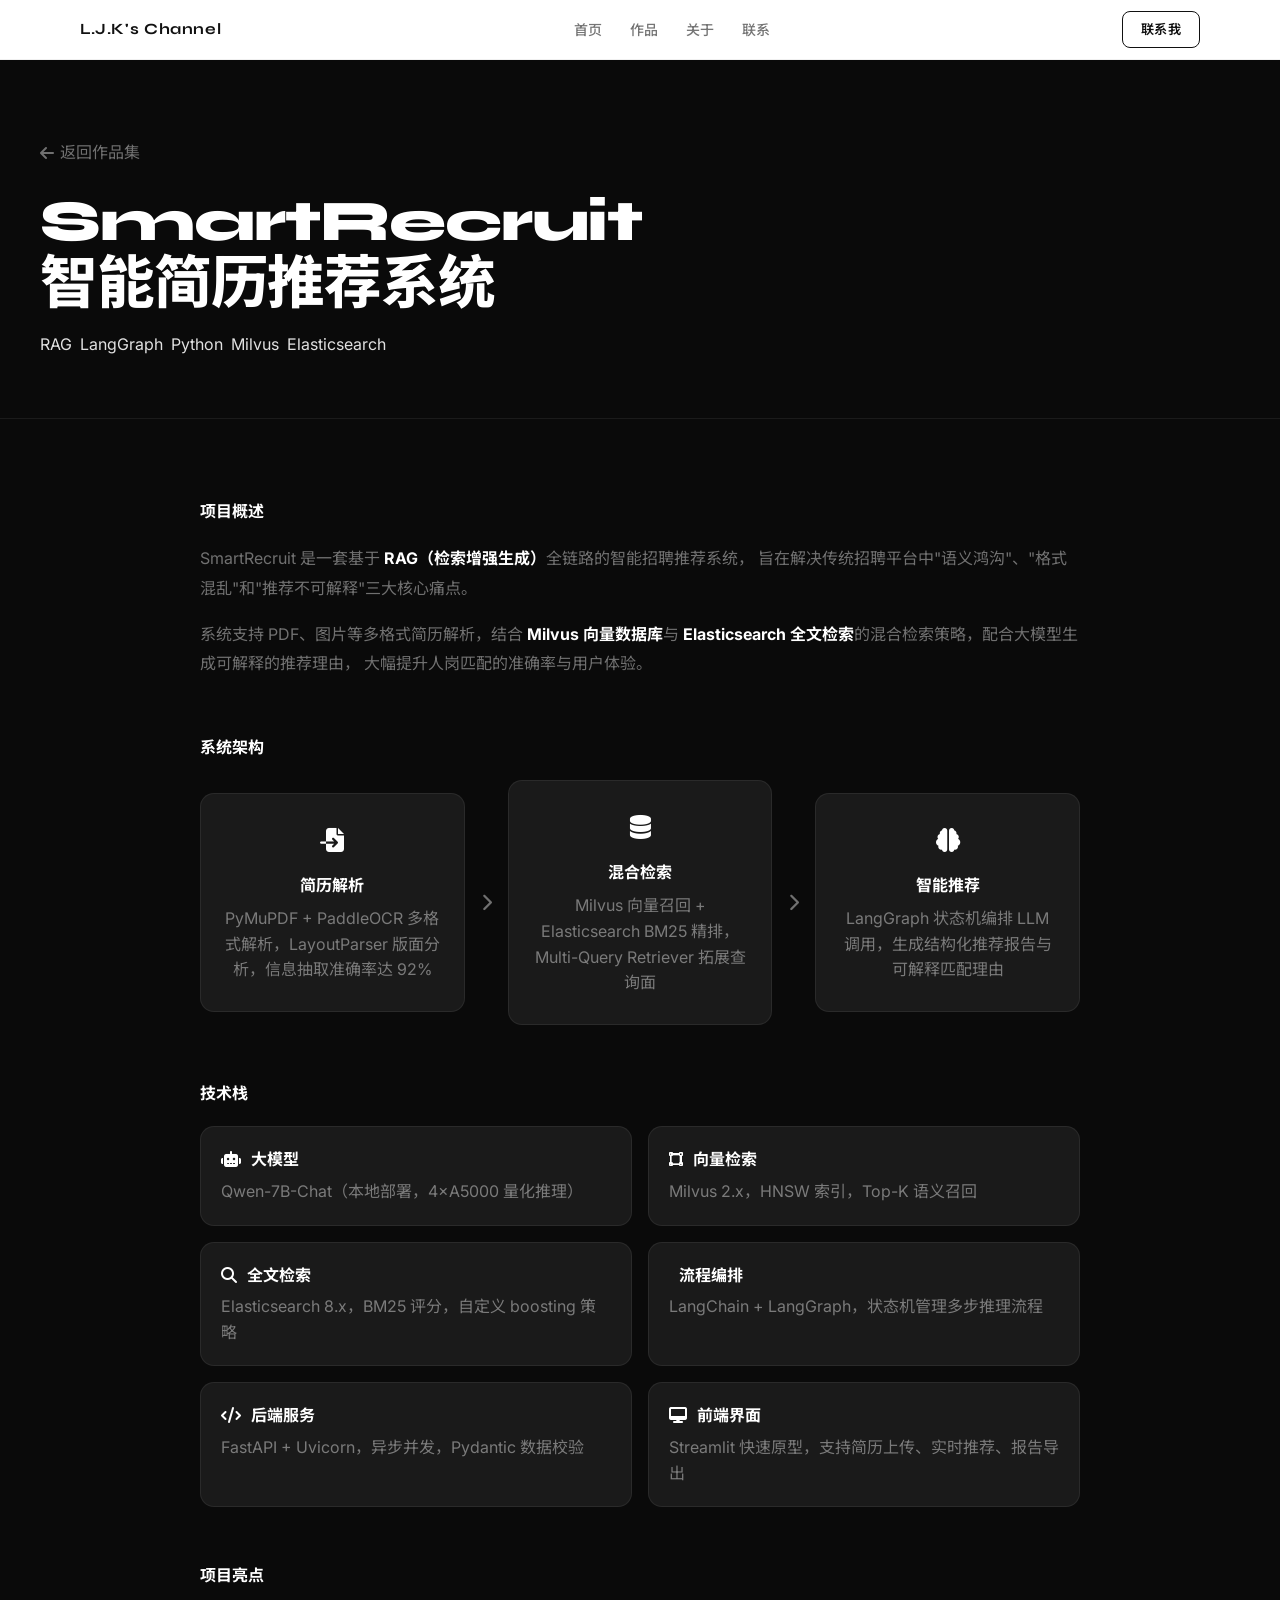
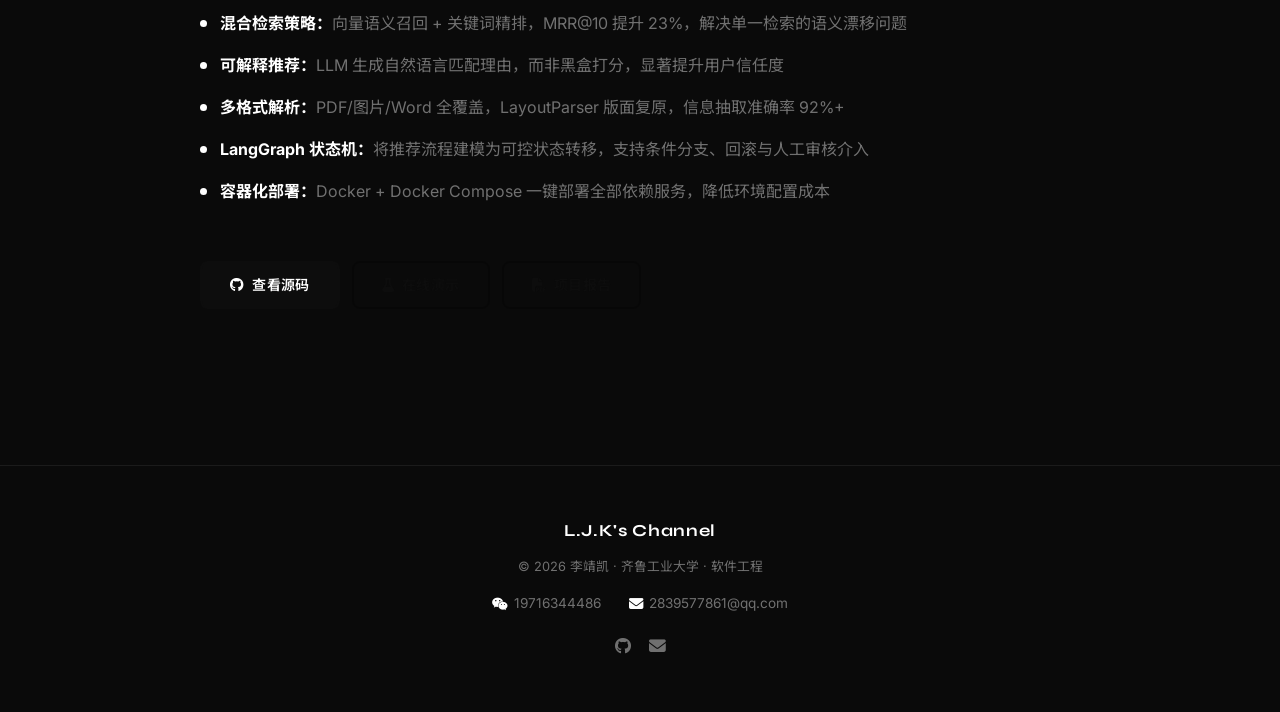
<file: projects/smartrecruit.html>
<!DOCTYPE html>
<html lang="zh-CN">
<head>
  <meta charset="UTF-8">
  <meta name="viewport" content="width=device-width, initial-scale=1.0">
  <title>SmartRecruit 简历推荐系统 · 项目详情</title>

  <link rel="preconnect" href="https://fonts.googleapis.com">
  <link rel="preconnect" href="https://fonts.gstatic.com" crossorigin>
  <link href="https://fonts.googleapis.com/css2?family=Syne:wght@700;800&family=Inter:wght@300;400;500;600&family=Noto+Sans+SC:wght@400;500;700;900&display=swap" rel="stylesheet">
  <link rel="stylesheet" href="https://cdnjs.cloudflare.com/ajax/libs/font-awesome/6.5.0/css/all.min.css">

  <!-- Only CSS actually used by this page -->
  <link rel="stylesheet" href="../css/base.css">
  <link rel="stylesheet" href="../css/navbar.css">
  <link rel="stylesheet" href="../css/footer.css">
  <link rel="stylesheet" href="../css/project-detail.css">
</head>
<body>

  <!-- ===== NAVBAR ===== -->
  <nav class="navbar" id="navbar" role="navigation" aria-label="主导航">
    <div class="navbar__inner">
      <a href="../index.html#home" class="navbar__brand">L.J.K's Channel</a>
      <ul class="navbar__links" role="list">
        <li><a href="../index.html#home">首页</a></li>
        <li><a href="../index.html#portfolio">作品</a></li>
        <li><a href="../about.html">关于</a></li>
        <li><a href="../index.html#contact">联系</a></li>
      </ul>
      <div class="navbar__actions">
        <a href="mailto:2839577861@qq.com" class="btn-contact">联系我</a>
      </div>
    </div>
  </nav>

  <!-- ===== PROJECT HERO ===== -->
  <section class="project-detail__hero">
    <div class="project-detail__hero-inner">
      <a href="../index.html#portfolio" class="project-detail__back">
        <i class="fa-solid fa-arrow-left"></i> 返回作品集
      </a>
      <h1 class="project-detail__title">SmartRecruit<br>智能简历推荐系统</h1>
      <div class="project-detail__tags">
        <span class="portfolio-card__tag">RAG</span>
        <span class="portfolio-card__tag">LangGraph</span>
        <span class="portfolio-card__tag">Python</span>
        <span class="portfolio-card__tag">Milvus</span>
        <span class="portfolio-card__tag">Elasticsearch</span>
      </div>
    </div>
  </section>

  <!-- ===== PROJECT BODY ===== -->
  <section class="project-detail__body">
    <div class="project-detail__container">

      <!-- Overview -->
      <div class="project-detail__section">
        <h2 class="project-detail__heading">项目概述</h2>
        <p>
          SmartRecruit 是一套基于 <strong>RAG（检索增强生成）</strong>全链路的智能招聘推荐系统，
          旨在解决传统招聘平台中"语义鸿沟"、"格式混乱"和"推荐不可解释"三大核心痛点。
        </p>
        <p>
          系统支持 PDF、图片等多格式简历解析，结合 <strong>Milvus 向量数据库</strong>与
          <strong>Elasticsearch 全文检索</strong>的混合检索策略，配合大模型生成可解释的推荐理由，
          大幅提升人岗匹配的准确率与用户体验。
        </p>
      </div>

      <!-- Architecture -->
      <div class="project-detail__section">
        <h2 class="project-detail__heading">系统架构</h2>
        <div class="project-detail__arch">
          <div class="project-detail__arch-step">
            <div class="project-detail__arch-icon"><i class="fa-solid fa-file-import"></i></div>
            <h3>简历解析</h3>
            <p>PyMuPDF + PaddleOCR 多格式解析，LayoutParser 版面分析，信息抽取准确率达 92%</p>
          </div>
          <div class="project-detail__arch-arrow"><i class="fa-solid fa-chevron-right"></i></div>
          <div class="project-detail__arch-step">
            <div class="project-detail__arch-icon"><i class="fa-solid fa-database"></i></div>
            <h3>混合检索</h3>
            <p>Milvus 向量召回 + Elasticsearch BM25 精排，Multi-Query Retriever 拓展查询面</p>
          </div>
          <div class="project-detail__arch-arrow"><i class="fa-solid fa-chevron-right"></i></div>
          <div class="project-detail__arch-step">
            <div class="project-detail__arch-icon"><i class="fa-solid fa-brain"></i></div>
            <h3>智能推荐</h3>
            <p>LangGraph 状态机编排 LLM 调用，生成结构化推荐报告与可解释匹配理由</p>
          </div>
        </div>
      </div>

      <!-- Tech Stack -->
      <div class="project-detail__section">
        <h2 class="project-detail__heading">技术栈</h2>
        <div class="project-detail__tech-grid">
          <div class="project-detail__tech-item">
            <h4><i class="fa-solid fa-robot"></i> 大模型</h4>
            <p>Qwen-7B-Chat（本地部署，4×A5000 量化推理）</p>
          </div>
          <div class="project-detail__tech-item">
            <h4><i class="fa-solid fa-vector-square"></i> 向量检索</h4>
            <p>Milvus 2.x，HNSW 索引，Top-K 语义召回</p>
          </div>
          <div class="project-detail__tech-item">
            <h4><i class="fa-solid fa-magnifying-glass"></i> 全文检索</h4>
            <p>Elasticsearch 8.x，BM25 评分，自定义 boosting 策略</p>
          </div>
          <div class="project-detail__tech-item">
            <h4><i class="fa-solid fa-diagram-nodes"></i> 流程编排</h4>
            <p>LangChain + LangGraph，状态机管理多步推理流程</p>
          </div>
          <div class="project-detail__tech-item">
            <h4><i class="fa-solid fa-code"></i> 后端服务</h4>
            <p>FastAPI + Uvicorn，异步并发，Pydantic 数据校验</p>
          </div>
          <div class="project-detail__tech-item">
            <h4><i class="fa-solid fa-desktop"></i> 前端界面</h4>
            <p>Streamlit 快速原型，支持简历上传、实时推荐、报告导出</p>
          </div>
        </div>
      </div>

      <!-- Highlights -->
      <div class="project-detail__section">
        <h2 class="project-detail__heading">项目亮点</h2>
        <ul class="project-detail__highlights">
          <li>
            <strong>混合检索策略：</strong>向量语义召回 + 关键词精排，MRR@10 提升 23%，解决单一检索的语义漂移问题
          </li>
          <li>
            <strong>可解释推荐：</strong>LLM 生成自然语言匹配理由，而非黑盒打分，显著提升用户信任度
          </li>
          <li>
            <strong>多格式解析：</strong>PDF/图片/Word 全覆盖，LayoutParser 版面复原，信息抽取准确率 92%+
          </li>
          <li>
            <strong>LangGraph 状态机：</strong>将推荐流程建模为可控状态转移，支持条件分支、回滚与人工审核介入
          </li>
          <li>
            <strong>容器化部署：</strong>Docker + Docker Compose 一键部署全部依赖服务，降低环境配置成本
          </li>
        </ul>
      </div>

      <!-- Links -->
      <div class="project-detail__section project-detail__links-section">
        <a href="https://github.com/Agent2026-Li" class="btn btn--dark" target="_blank" rel="noopener"><i class="fa-brands fa-github"></i> 查看源码</a>
        <a href="#" class="btn btn--outline-dark"><i class="fa-solid fa-flask"></i> 在线演示</a>
        <a href="#" class="btn btn--outline-dark"><i class="fa-solid fa-file-pdf"></i> 项目报告</a>
      </div>

    </div>
  </section>

  <!-- ===== FOOTER ===== -->
  <footer class="footer" id="contact">
    <div class="footer__inner">
      <p class="footer__brand">L.J.K's Channel</p>
      <p class="footer__copy">© 2026 李靖凯 · 齐鲁工业大学 · 软件工程</p>
      <div class="footer__contact">
        <span class="footer__contact-item"><i class="fa-brands fa-weixin"></i> 19716344486</span>
        <span class="footer__contact-item"><i class="fa-solid fa-envelope"></i> 2839577861@qq.com</span>
      </div>
      <nav class="footer__social" aria-label="社交链接">
        <a href="https://github.com/Agent2026-Li" target="_blank" rel="noopener"><i class="fa-brands fa-github"></i></a>
        <a href="mailto:2839577861@qq.com"><i class="fa-solid fa-envelope"></i></a>
      </nav>
    </div>
  </footer>

</body>
</html>
</file>
<file: css/base.css>
/* ======================================================
   BASE.CSS  –  CSS Variables · Reset · Global Utilities
   ====================================================== */

:root {
  /* ---- Palette ---- */
  --clr-bg:          #0a0a0a;
  --clr-surface:     #141414;
  --clr-card:        #1a1a1a;
  --clr-hero:        #f4f3ee;
  --clr-white:       #ffffff;
  --clr-text:        rgba(255, 255, 255, 0.88);
  --clr-muted:       rgba(255, 255, 255, 0.42);
  --clr-border:      rgba(255, 255, 255, 0.07);
  --clr-dark:        #0d0d0d;
  --clr-nav-bg:      #ffffff;
  --clr-nav-text:    #111111;

  /* ---- Spacing scale ---- */
  --sp-xs:  4px;
  --sp-sm:  8px;
  --sp-md:  16px;
  --sp-lg:  24px;
  --sp-xl:  40px;
  --sp-2xl: 64px;
  --sp-3xl: 96px;

  /* ---- Typography ---- */
  --font-display: 'Syne', 'Noto Sans SC', sans-serif;
  --font-body:    'Inter', 'Noto Sans SC', system-ui, sans-serif;

  /* ---- Layout ---- */
  --nav-h:       60px;
  --content-max: 1200px;

  /* ---- Borders ---- */
  --radius-sm: 8px;
  --radius-md: 14px;
  --radius-lg: 22px;

  /* ---- Motion ---- */
  --ease:       cubic-bezier(0.25, 0.46, 0.45, 0.94);
  --ease-out:   cubic-bezier(0.00, 0.00, 0.20, 1.00);
  --dur-fast:   150ms;
  --dur-mid:    280ms;
  --dur-slow:   500ms;
}

/* ---- Reset ---- */
*, *::before, *::after {
  box-sizing: border-box;
  margin: 0;
  padding: 0;
}

html {
  font-size: 16px;
  scroll-behavior: smooth;
  -webkit-text-size-adjust: 100%;
}

body {
  font-family: var(--font-body);
  background-color: var(--clr-bg);
  color: var(--clr-text);
  line-height: 1.6;
  overflow-x: hidden;
  -webkit-font-smoothing: antialiased;
  -moz-osx-font-smoothing: grayscale;
}

img, video {
  max-width: 100%;
  display: block;
}

a {
  text-decoration: none;
  color: inherit;
}

ul, ol { list-style: none; }

button {
  cursor: pointer;
  border: none;
  background: none;
  font-family: inherit;
}

/* ---- Buttons ---- */
.btn {
  display: inline-flex;
  align-items: center;
  gap: 8px;
  padding: 11px 28px;
  border-radius: var(--radius-sm);
  font-family: var(--font-body);
  font-size: 0.875rem;
  font-weight: 600;
  letter-spacing: 0.025em;
  cursor: pointer;
  transition:
    background var(--dur-mid) var(--ease),
    color      var(--dur-mid) var(--ease),
    transform  var(--dur-mid) var(--ease),
    box-shadow var(--dur-mid) var(--ease);
}

/* Dark button — for light (hero) background */
.btn--dark {
  background: var(--clr-dark);
  color: var(--clr-white);
  border: 2px solid var(--clr-dark);
}
.btn--dark:hover {
  background: #2a2a2a;
  border-color: #2a2a2a;
  transform: translateY(-2px);
  box-shadow: 0 8px 24px rgba(0,0,0,0.18);
}

/* Outline button — for light (hero) background */
.btn--outline-dark {
  background: transparent;
  color: var(--clr-dark);
  border: 2px solid rgba(0, 0, 0, 0.28);
}
.btn--outline-dark:hover {
  border-color: var(--clr-dark);
  background: rgba(0,0,0,0.04);
  transform: translateY(-2px);
}

/* ---- Accessibility ---- */
.visually-hidden {
  position: absolute;
  width: 1px;
  height: 1px;
  padding: 0;
  overflow: hidden;
  clip: rect(0, 0, 0, 0);
  white-space: nowrap;
  border: 0;
}
</file>
<file: css/navbar.css>
/* ======================================================
   NAVBAR.CSS  –  Fixed top navigation bar
   ====================================================== */

.navbar {
  position: fixed;
  top: 0;
  left: 0;
  right: 0;
  z-index: 1000;
  height: var(--nav-h);
  background: var(--clr-nav-bg);
  border-bottom: 1px solid rgba(0, 0, 0, 0.06);
  transition:
    box-shadow var(--dur-mid) var(--ease),
    background var(--dur-mid) var(--ease);
}

/* Add shadow once user scrolls */
.navbar.is-shadow {
  box-shadow: 0 2px 20px rgba(0, 0, 0, 0.10);
}

/* ---- Inner layout ---- */
.navbar__inner {
  max-width: var(--content-max);
  margin: 0 auto;
  padding: 0 40px;
  height: 100%;
  display: flex;
  align-items: center;
  gap: 32px;
}

/* ---- Brand ---- */
.navbar__brand {
  font-family: var(--font-display);
  font-weight: 700;
  font-size: 0.975rem;
  color: var(--clr-nav-text);
  letter-spacing: 0.04em;
  flex-shrink: 0;
  transition: opacity var(--dur-fast);
}
.navbar__brand:hover { opacity: 0.7; }

/* ---- Nav links ---- */
.navbar__links {
  display: flex;
  align-items: center;
  gap: 28px;
  margin: 0 auto;
}

.navbar__links a {
  font-size: 0.875rem;
  font-weight: 500;
  color: rgba(17, 17, 17, 0.58);
  position: relative;
  transition: color var(--dur-fast);
}

/* Underline hover effect */
.navbar__links a::after {
  content: '';
  position: absolute;
  bottom: -3px;
  left: 0;
  width: 0;
  height: 1.5px;
  background: var(--clr-nav-text);
  transition: width var(--dur-mid) var(--ease);
}
.navbar__links a:hover              { color: var(--clr-nav-text); }
.navbar__links a:hover::after       { width: 100%; }
.navbar__links a[aria-current]      { color: var(--clr-nav-text); }
.navbar__links a[aria-current]::after { width: 100%; }

/* ---- Actions ---- */
.navbar__actions { flex-shrink: 0; }

.btn-contact {
  display: inline-flex;
  align-items: center;
  padding: 7px 18px;
  border: 1.5px solid var(--clr-nav-text);
  border-radius: var(--radius-sm);
  font-size: 0.825rem;
  font-weight: 600;
  letter-spacing: 0.02em;
  color: var(--clr-nav-text);
  background: transparent;
  cursor: pointer;
  transition:
    background var(--dur-mid) var(--ease),
    color      var(--dur-mid) var(--ease);
}
.btn-contact:hover {
  background: var(--clr-nav-text);
  color: var(--clr-nav-bg);
}

/* ---- Responsive ---- */
@media (max-width: 768px) {
  .navbar__links { display: none; }
  .navbar__inner { padding: 0 20px; }
}
</file>
<file: css/about-page.css>
/* ======================================================
   ABOUT-PAGE.CSS  –  about.html specific styles
   ====================================================== */

/* ===== Hero ===== */
.about-page__hero {
  background: var(--clr-bg);
  padding: 160px 40px 60px;
  border-bottom: 1px solid var(--clr-border);
}

.about-page__hero-inner {
  max-width: var(--content-max);
  margin: 0 auto;
}

.about-page__title {
  font-family: var(--font-display);
  font-weight: 800;
  font-size: clamp(2.4rem, 6vw, 4.5rem);
  color: var(--clr-white);
  letter-spacing: -0.02em;
  opacity: 0;
  transform: translateY(32px);
  transition: opacity 0.7s var(--ease-out), transform 0.7s var(--ease-out);
}

.about-page__title.is-visible {
  opacity: 1;
  transform: translateY(0);
}

.about-page__subtitle {
  margin-top: 12px;
  font-size: var(--text-lg);
  color: var(--clr-muted);
  opacity: 0;
  transform: translateY(20px);
  transition: opacity 0.7s var(--ease-out) 150ms, transform 0.7s var(--ease-out) 150ms;
}

.about-page__subtitle.is-visible {
  opacity: 1;
  transform: translateY(0);
}

/* ===== Profile grid ===== */
.about-page__profile {
  padding: 80px 40px;
  background: var(--clr-bg);
}

.about-page__container {
  max-width: var(--content-max);
  margin: 0 auto;
}

.about-page__profile-grid {
  display: grid;
  grid-template-columns: 240px 1fr;
  gap: 60px;
  align-items: start;
}

@media (max-width: 768px) {
  .about-page__profile-grid {
    grid-template-columns: 1fr;
    gap: 40px;
    justify-items: center;
  }
}

/* Avatar */
.about-page__avatar-placeholder {
  width: 220px;
  height: 220px;
  border-radius: 50%;
  background: var(--clr-card);
  border: 2px solid var(--clr-border);
  display: flex;
  align-items: center;
  justify-content: center;
  font-size: 4rem;
  color: var(--clr-muted);
  transition: border-color var(--dur-fast);
}

.about-page__avatar-img {
  width: 220px;
  height: 220px;
  border-radius: 50%;
  object-fit: cover;
  border: 2px solid var(--clr-border);
  transition: border-color var(--dur-fast);
}

.about-page__avatar-img:hover {
  border-color: var(--clr-white);
}

/* Info */
.about-page__info h2 {
  font-family: var(--font-display);
  font-weight: 800;
  font-size: var(--text-2xl);
  color: var(--clr-white);
  margin-bottom: 4px;
}

.about-page__role {
  font-size: var(--text-base);
  color: var(--clr-muted);
  margin-bottom: 16px;
}

.about-page__bio {
  font-size: var(--text-base);
  line-height: 1.85;
  color: var(--clr-muted);
  margin-bottom: 24px;
}

/* Contact cards */
.about-page__contact-cards {
  display: flex;
  gap: 12px;
  flex-wrap: wrap;
}

.about-page__contact-card {
  display: inline-flex;
  align-items: center;
  gap: 8px;
  background: var(--clr-card);
  border: 1px solid var(--clr-border);
  border-radius: var(--radius-md);
  padding: 10px 18px;
  font-size: var(--text-sm);
  color: var(--clr-muted);
  transition: border-color var(--dur-fast);
}

.about-page__contact-card:hover {
  border-color: var(--clr-white);
  color: var(--clr-white);
}

.about-page__contact-card i {
  color: var(--clr-white);
  font-size: 0.95rem;
}

/* ===== Timeline ===== */
.about-page__timeline-section {
  padding: 80px 40px;
  background: var(--clr-card);
  border-top: 1px solid var(--clr-border);
  border-bottom: 1px solid var(--clr-border);
}

.about-page__section-title {
  font-family: var(--font-display);
  font-weight: 800;
  font-size: var(--text-2xl);
  color: var(--clr-white);
  text-align: center;
  margin-bottom: 48px;
  letter-spacing: -0.01em;
}

.about-page__timeline {
  position: relative;
  max-width: 700px;
  margin: 0 auto;
  padding-left: 28px;
}

.about-page__timeline::before {
  content: '';
  position: absolute;
  left: 7px;
  top: 8px;
  bottom: 8px;
  width: 2px;
  background: var(--clr-border);
}

.about-page__timeline-item {
  position: relative;
  margin-bottom: 36px;
}

.about-page__timeline-item:last-child { margin-bottom: 0; }

.about-page__timeline-dot {
  position: absolute;
  left: -28px;
  top: 7px;
  width: 14px;
  height: 14px;
  border-radius: 50%;
  background: var(--clr-bg);
  border: 2px solid var(--clr-white);
  z-index: 1;
}

.about-page__timeline-date {
  display: inline-block;
  font-size: var(--text-xs);
  color: var(--clr-muted);
  letter-spacing: 0.04em;
  margin-bottom: 4px;
}

.about-page__timeline-content h3 {
  font-size: var(--text-lg);
  font-weight: 700;
  color: var(--clr-white);
  margin-bottom: 6px;
}

.about-page__timeline-content p {
  font-size: var(--text-sm);
  line-height: 1.7;
  color: var(--clr-muted);
  margin-bottom: 0;
}

/* ===== Education & Skills ===== */
.about-page__edu-skills {
  padding: 80px 40px;
  background: var(--clr-bg);
}

.about-page__edu-skills-grid {
  display: grid;
  grid-template-columns: 1fr 1fr;
  gap: 60px;
  align-items: start;
}

@media (max-width: 768px) {
  .about-page__edu-skills-grid {
    grid-template-columns: 1fr;
    gap: 48px;
  }
}

/* Education card */
.about-page__education h2,
.about-page__skills h2 { display: none; }

.about-page__edu-card {
  display: flex;
  gap: 18px;
  align-items: start;
  background: var(--clr-card);
  border: 1px solid var(--clr-border);
  border-radius: var(--radius-md);
  padding: 24px;
  margin-bottom: 20px;
}

.about-page__edu-icon {
  font-size: 1.5rem;
  color: var(--clr-white);
  margin-top: 2px;
}

.about-page__edu-card h3 {
  font-size: var(--text-lg);
  font-weight: 700;
  color: var(--clr-white);
  margin-bottom: 4px;
}

.about-page__edu-card p {
  font-size: var(--text-sm);
  color: var(--clr-muted);
  line-height: 1.6;
  margin-bottom: 0;
}

.about-page__edu-date {
  font-size: var(--text-xs) !important;
  color: var(--clr-muted) !important;
  margin-top: 2px !important;
}

.about-page__edu-gpa {
  font-size: var(--text-sm) !important;
  color: var(--clr-white) !important;
  font-weight: 600;
}

/* Course list */
.about-page__course-list {
  display: flex;
  flex-wrap: wrap;
  gap: 8px;
}

.about-page__course-list h4 {
  width: 100%;
  font-size: var(--text-sm);
  font-weight: 700;
  color: var(--clr-white);
  margin-bottom: 8px;
}

.about-page__course-list span {
  display: inline-block;
  padding: 6px 14px;
  background: var(--clr-card);
  border: 1px solid var(--clr-border);
  border-radius: 100px;
  font-size: var(--text-xs);
  color: var(--clr-muted);
  transition: border-color var(--dur-fast), color var(--dur-fast);
}

.about-page__course-list span:hover {
  border-color: var(--clr-white);
  color: var(--clr-white);
}
</file>
<file: css/skills.css>
/* ======================================================
   SKILLS.CSS  –  Animated skill bars (replaces hobbies)
   ====================================================== */

/* ===== Right column: skill bars ===== */
.about__skills {
  display: flex;
  flex-direction: column;
  gap: 22px;
}

.skill-bar {
  display: flex;
  flex-direction: column;
  gap: 7px;
}

.skill-bar__header {
  display: flex;
  justify-content: space-between;
  align-items: center;
}

.skill-bar__name {
  font-size: 0.85rem;
  font-weight: 600;
  color: var(--clr-white);
  letter-spacing: 0.01em;
}

.skill-bar__pct {
  font-size: 0.78rem;
  color: var(--clr-muted);
  font-variant-numeric: tabular-nums;
}

/* Track */
.skill-bar__track {
  width: 100%;
  height: 6px;
  background: var(--clr-border);
  border-radius: 100px;
  overflow: hidden;
}

/* Fill – initial state (no width) */
.skill-bar__fill {
  height: 100%;
  width: 0;
  background: var(--clr-white);
  border-radius: 100px;
  transition: width 1.2s var(--ease-out);
  will-change: width;
}

.skill-bar__fill.is-animated {
  /* width is set by JS inline; this class triggers transition */
}

/* Category divider */
.skill-bar__category {
  font-size: 0.72rem;
  font-weight: 700;
  color: var(--clr-muted);
  text-transform: uppercase;
  letter-spacing: 0.1em;
  margin-top: 6px;
  margin-bottom: -8px;
}
</file>
<file: css/stats.css>
/* ======================================================
   STATS.CSS  –  Animated statistics counter section
   ====================================================== */

.stats {
  background: var(--clr-card);
  border-top: 1px solid var(--clr-border);
  border-bottom: 1px solid var(--clr-border);
  padding: 72px 40px;
}

.stats__container {
  max-width: var(--content-max);
  margin: 0 auto;
  display: grid;
  grid-template-columns: repeat(4, 1fr);
  gap: 32px;
  text-align: center;
}

@media (max-width: 900px) {
  .stats__container {
    grid-template-columns: repeat(2, 1fr);
    gap: 40px 24px;
  }
}

@media (max-width: 480px) {
  .stats__container {
    grid-template-columns: 1fr;
  }
}

.stats__item {
  display: flex;
  flex-direction: column;
  align-items: center;
  gap: 8px;
}

.stats__icon {
  font-size: 1.6rem;
  color: var(--clr-white);
  opacity: 0.85;
  margin-bottom: 4px;
}

.stats__number {
  font-family: var(--font-display);
  font-weight: 800;
  font-size: var(--text-4xl);
  color: var(--clr-white);
  line-height: 1;
  /* counter animation initial state */
  opacity: 0;
  transform: translateY(18px);
  transition: opacity 0.6s var(--ease-out), transform 0.6s var(--ease-out);
}

.stats__number.is-visible {
  opacity: 1;
  transform: translateY(0);
}

.stats__label {
  font-size: var(--text-sm);
  color: var(--clr-muted);
  letter-spacing: 0.04em;
}
</file>
<file: css/footer.css>
/* ======================================================
   FOOTER.CSS  –  Page footer (dark theme)
   ====================================================== */

.footer {
  background: var(--clr-bg);
  border-top: 1px solid var(--clr-border);
  padding: 52px 40px;
}

.footer__inner {
  max-width: var(--content-max);
  margin: 0 auto;
  display: flex;
  flex-direction: column;
  align-items: center;
  gap: 12px;
  text-align: center;
}

.footer__brand {
  font-family: var(--font-display);
  font-weight: 700;
  font-size: 1.05rem;
  color: var(--clr-white);
  letter-spacing: 0.04em;
}

.footer__copy {
  font-size: 0.8rem;
  color: var(--clr-muted);
  line-height: 1.6;
}

/* ===== Contact info ===== */
.footer__contact {
  display: flex;
  gap: 28px;
  justify-content: center;
  flex-wrap: wrap;
  margin-top: 4px;
  font-size: 0.85rem;
  color: var(--clr-muted);
}

.footer__contact-item {
  display: inline-flex;
  align-items: center;
  gap: 6px;
}

.footer__contact-item i {
  color: var(--clr-white);
  font-size: 0.9rem;
}

/* ===== Social icons ===== */
.footer__social {
  display: flex;
  gap: 18px;
  margin-top: 6px;
}

.footer__social a {
  font-size: 1.05rem;
  color: var(--clr-muted);
  transition: color var(--dur-fast), transform var(--dur-fast);
}

.footer__social a:hover {
  color: var(--clr-white);
  transform: translateY(-3px);
}
</file>
<file: css/project-detail.css>
/* ======================================================
   PROJECT-DETAIL.CSS  –  Project detail page styles
   ====================================================== */

/* ===== Detail hero ===== */
.project-detail__hero {
  background: var(--clr-bg);
  padding: 140px 40px 60px;
  border-bottom: 1px solid var(--clr-border);
}

.project-detail__hero--dark {
  background: #111;
  border-bottom-color: #222;
}

.project-detail__hero--green {
  background: #0a2e1a;
  border-bottom-color: #1a4a2a;
}

.project-detail__hero-inner {
  max-width: var(--content-max);
  margin: 0 auto;
}

.project-detail__back {
  display: inline-flex;
  align-items: center;
  gap: 6px;
  font-size: var(--text-sm);
  color: var(--clr-muted);
  text-decoration: none;
  margin-bottom: 24px;
  transition: color var(--dur-fast);
}
.project-detail__back:hover { color: var(--clr-white); }

.project-detail__title {
  font-family: var(--font-display);
  font-weight: 800;
  font-size: clamp(2rem, 5vw, 3.6rem);
  color: var(--clr-white);
  line-height: 1.1;
  letter-spacing: -0.02em;
  margin-bottom: 16px;
}

.project-detail__tags {
  display: flex;
  flex-wrap: wrap;
  gap: 8px;
}

/* ===== Detail body ===== */
.project-detail__body {
  background: var(--clr-bg);
  padding: 80px 40px 100px;
}

.project-detail__container {
  max-width: 880px;
  margin: 0 auto;
}

.project-detail__section {
  margin-bottom: 56px;
}

.project-detail__heading {
  font-family: var(--font-display);
  font-weight: 700;
  font-size: var(--text-2xl);
  color: var(--clr-white);
  margin-bottom: 20px;
  letter-spacing: -0.01em;
}

.project-detail__body p {
  font-size: var(--text-base);
  line-height: 1.85;
  color: var(--clr-muted);
  margin-bottom: 16px;
}

.project-detail__body p:last-child { margin-bottom: 0; }

.project-detail__body strong { color: var(--clr-white); }

/* ===== Architecture diagram ===== */
.project-detail__arch {
  display: flex;
  align-items: center;
  gap: 16px;
  flex-wrap: wrap;
  justify-content: center;
}

.project-detail__arch-step {
  flex: 1;
  min-width: 180px;
  background: var(--clr-card);
  border: 1px solid var(--clr-border);
  border-radius: var(--radius-md);
  padding: 28px 20px;
  text-align: center;
  transition: border-color var(--dur-fast), transform var(--dur-fast);
}

.project-detail__arch-step:hover {
  border-color: var(--clr-white);
  transform: translateY(-3px);
}

.project-detail__arch-icon {
  font-size: 1.5rem;
  color: var(--clr-white);
  margin-bottom: 12px;
}

.project-detail__arch-step h3 {
  font-size: var(--text-base);
  font-weight: 700;
  color: var(--clr-white);
  margin-bottom: 8px;
}

.project-detail__arch-step p {
  font-size: var(--text-sm);
  color: var(--clr-muted);
  line-height: 1.6;
  margin-bottom: 0;
}

.project-detail__arch-arrow {
  color: var(--clr-muted);
  font-size: 1.1rem;
  flex-shrink: 0;
}

@media (max-width: 768px) {
  .project-detail__arch { flex-direction: column; }
  .project-detail__arch-arrow { transform: rotate(90deg); }
}

/* ===== Tech grid ===== */
.project-detail__tech-grid {
  display: grid;
  grid-template-columns: 1fr 1fr;
  gap: 16px;
}

@media (max-width: 600px) {
  .project-detail__tech-grid { grid-template-columns: 1fr; }
}

.project-detail__tech-item {
  background: var(--clr-card);
  border: 1px solid var(--clr-border);
  border-radius: var(--radius-md);
  padding: 20px;
  transition: border-color var(--dur-fast);
}

.project-detail__tech-item:hover { border-color: var(--clr-white); }

.project-detail__tech-item h4 {
  font-size: var(--text-sm);
  font-weight: 700;
  color: var(--clr-white);
  margin-bottom: 6px;
}

.project-detail__tech-item h4 i { margin-right: 6px; color: var(--clr-white); }

.project-detail__tech-item p {
  font-size: var(--text-sm);
  color: var(--clr-muted);
  line-height: 1.6;
  margin-bottom: 0;
}

/* ===== Feature cards ===== */
.project-detail__features {
  display: grid;
  grid-template-columns: repeat(3, 1fr);
  gap: 20px;
}

@media (max-width: 768px) {
  .project-detail__features { grid-template-columns: 1fr; }
}

.project-detail__feature-card {
  background: var(--clr-card);
  border: 1px solid var(--clr-border);
  border-radius: var(--radius-md);
  padding: 28px 22px;
  text-align: center;
  transition: border-color var(--dur-fast), transform var(--dur-fast);
}

.project-detail__feature-card:hover {
  border-color: var(--clr-white);
  transform: translateY(-3px);
}

.project-detail__feature-icon {
  font-size: 1.5rem;
  color: var(--clr-white);
  margin-bottom: 12px;
}

.project-detail__feature-card h3 {
  font-size: var(--text-base);
  font-weight: 700;
  color: var(--clr-white);
  margin-bottom: 8px;
}

.project-detail__feature-card p {
  font-size: var(--text-sm);
  color: var(--clr-muted);
  line-height: 1.6;
  margin-bottom: 0;
}

/* ===== Highlights list ===== */
.project-detail__highlights {
  list-style: none;
  padding: 0;
  display: flex;
  flex-direction: column;
  gap: 14px;
}

.project-detail__highlights li {
  position: relative;
  padding-left: 20px;
  font-size: var(--text-base);
  line-height: 1.75;
  color: var(--clr-muted);
}

.project-detail__highlights li::before {
  content: '';
  position: absolute;
  left: 0;
  top: 11px;
  width: 7px;
  height: 7px;
  background: var(--clr-white);
  border-radius: 50%;
}

.project-detail__highlights li strong { color: var(--clr-white); }

/* ===== Links section ===== */
.project-detail__links-section {
  display: flex;
  gap: 12px;
  flex-wrap: wrap;
}
</file>
